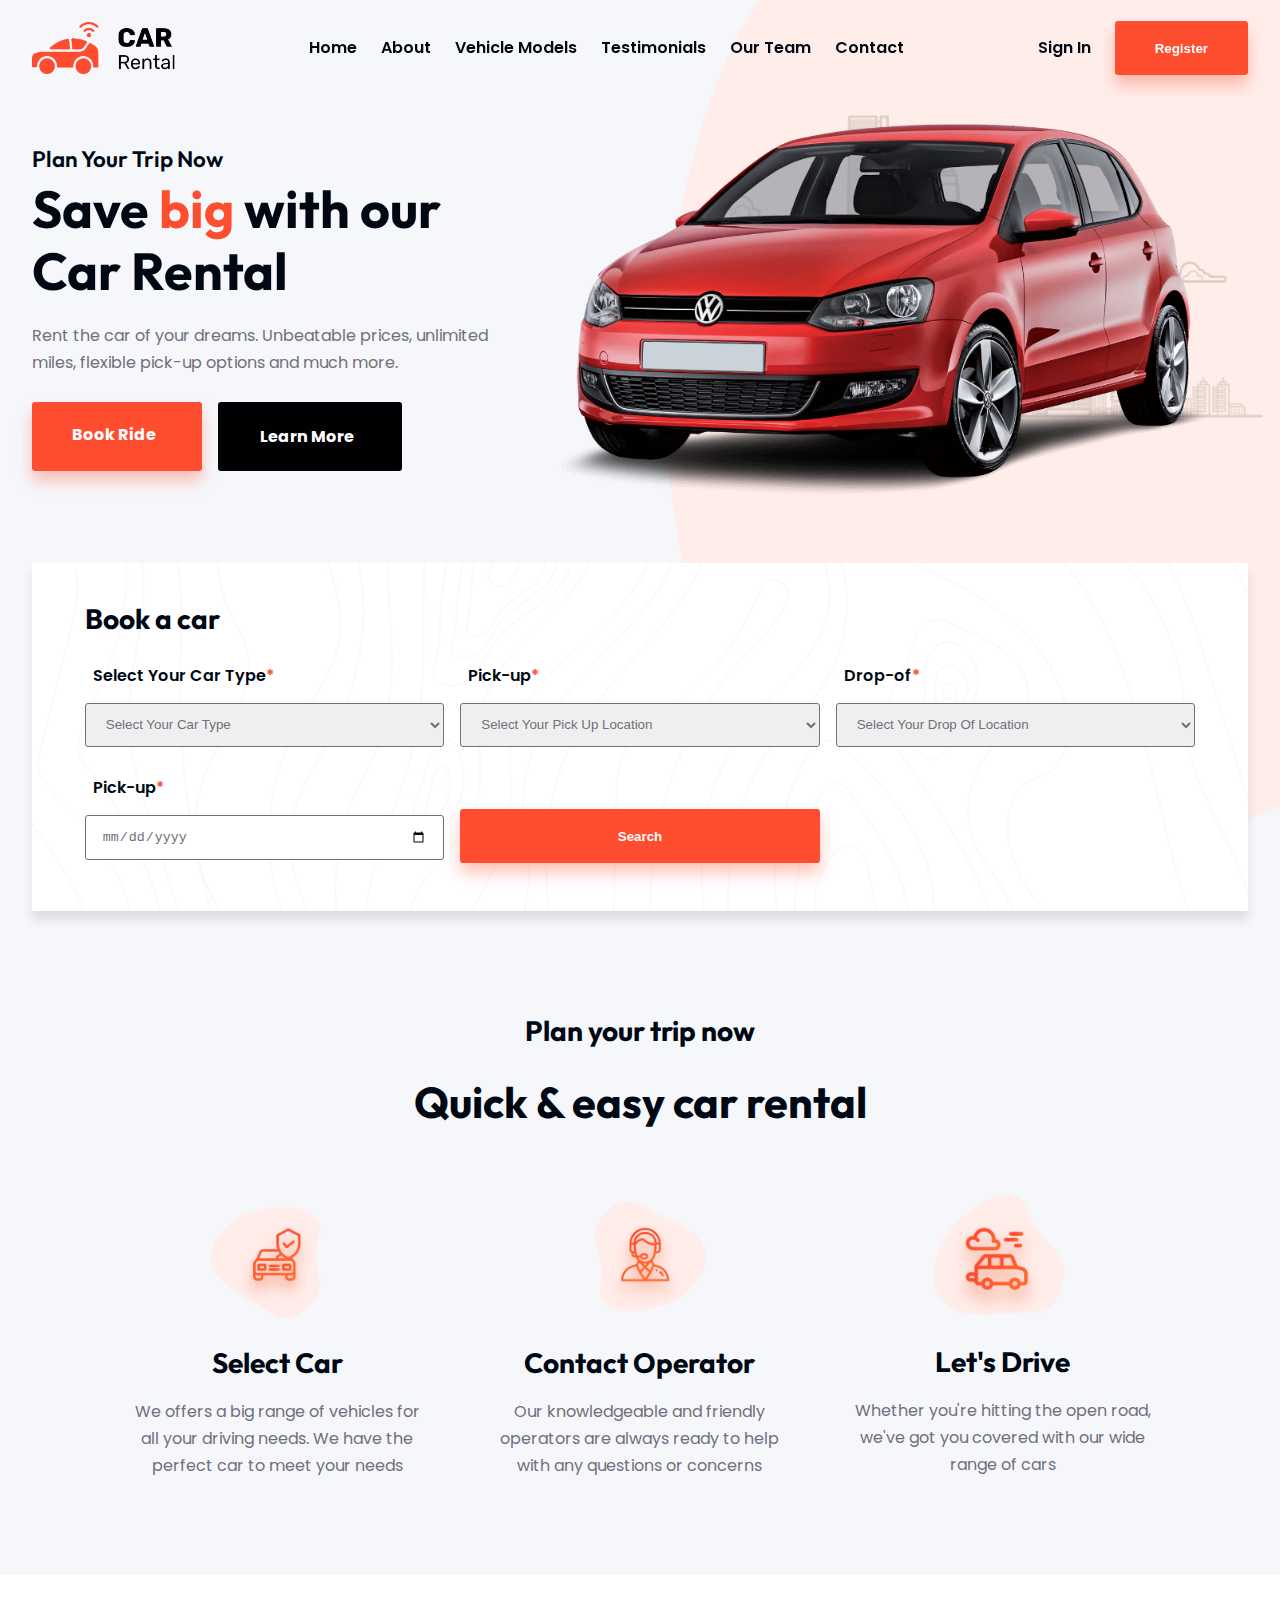
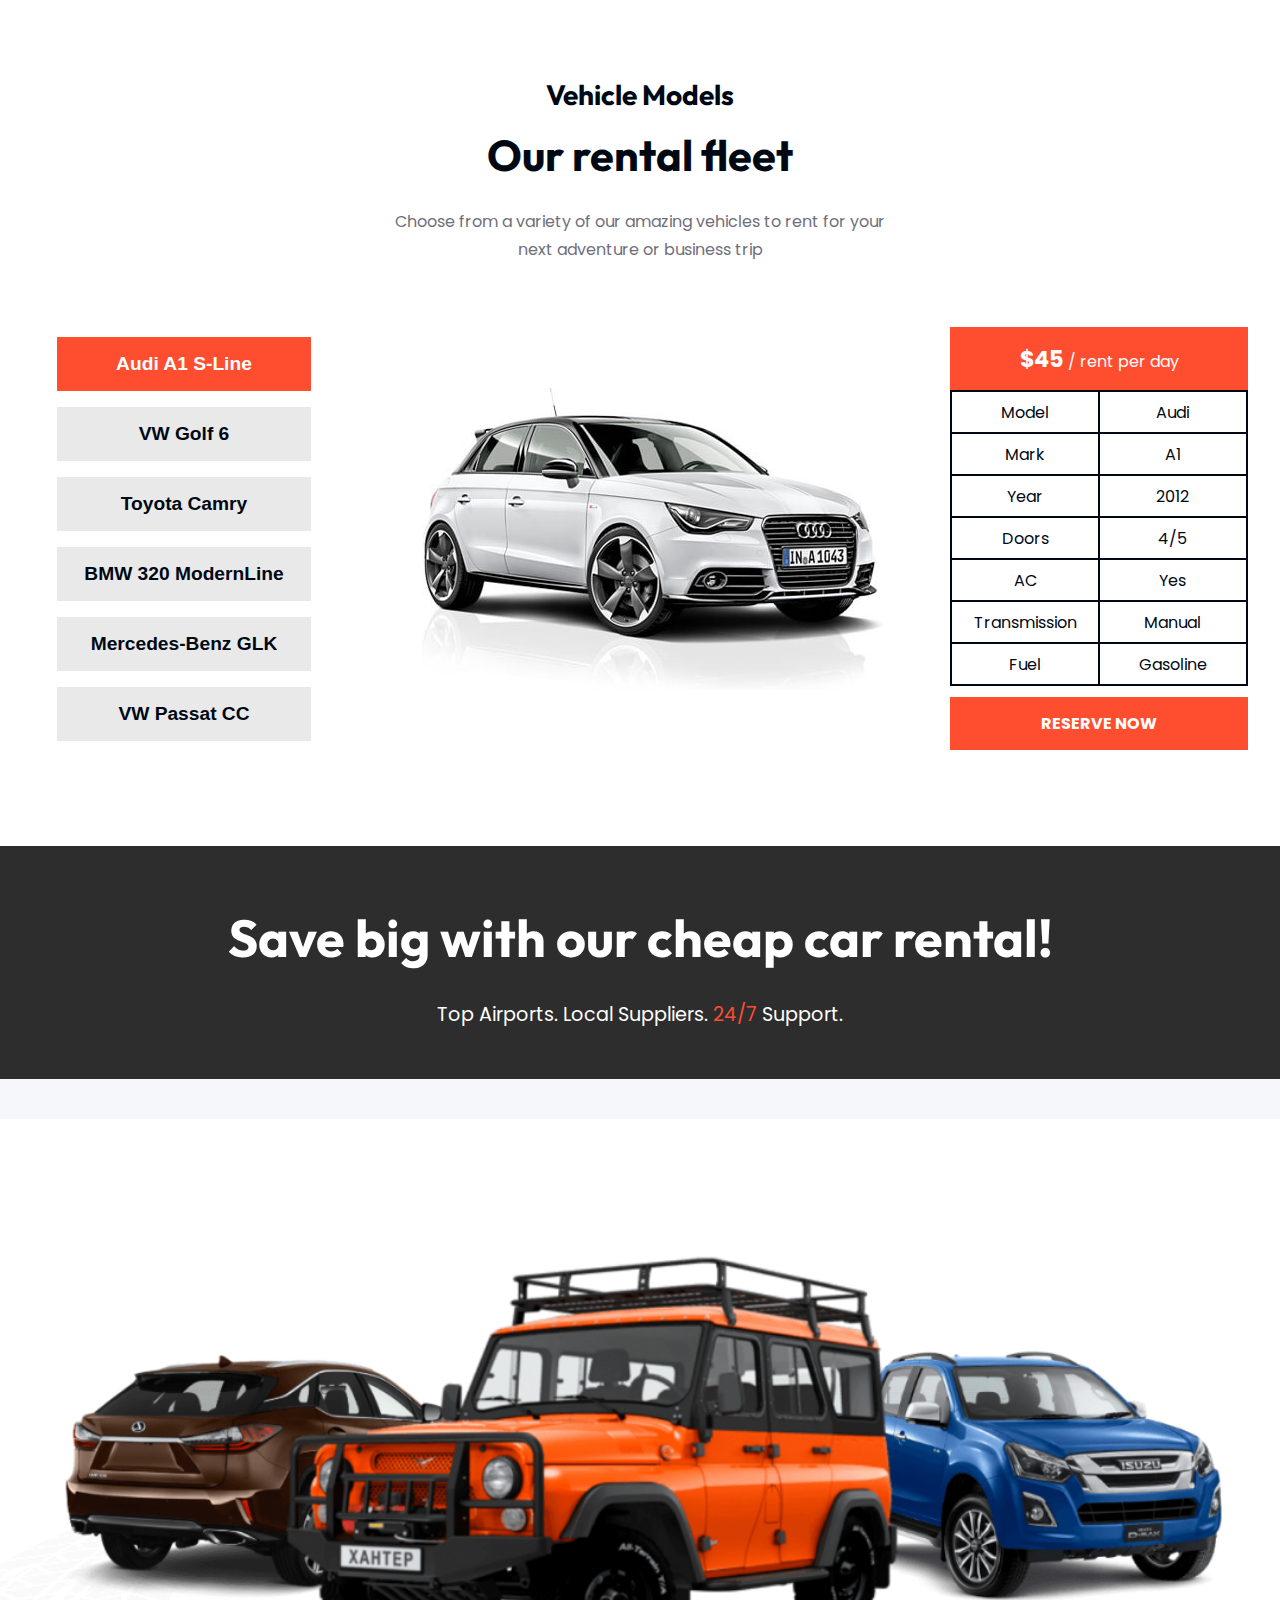
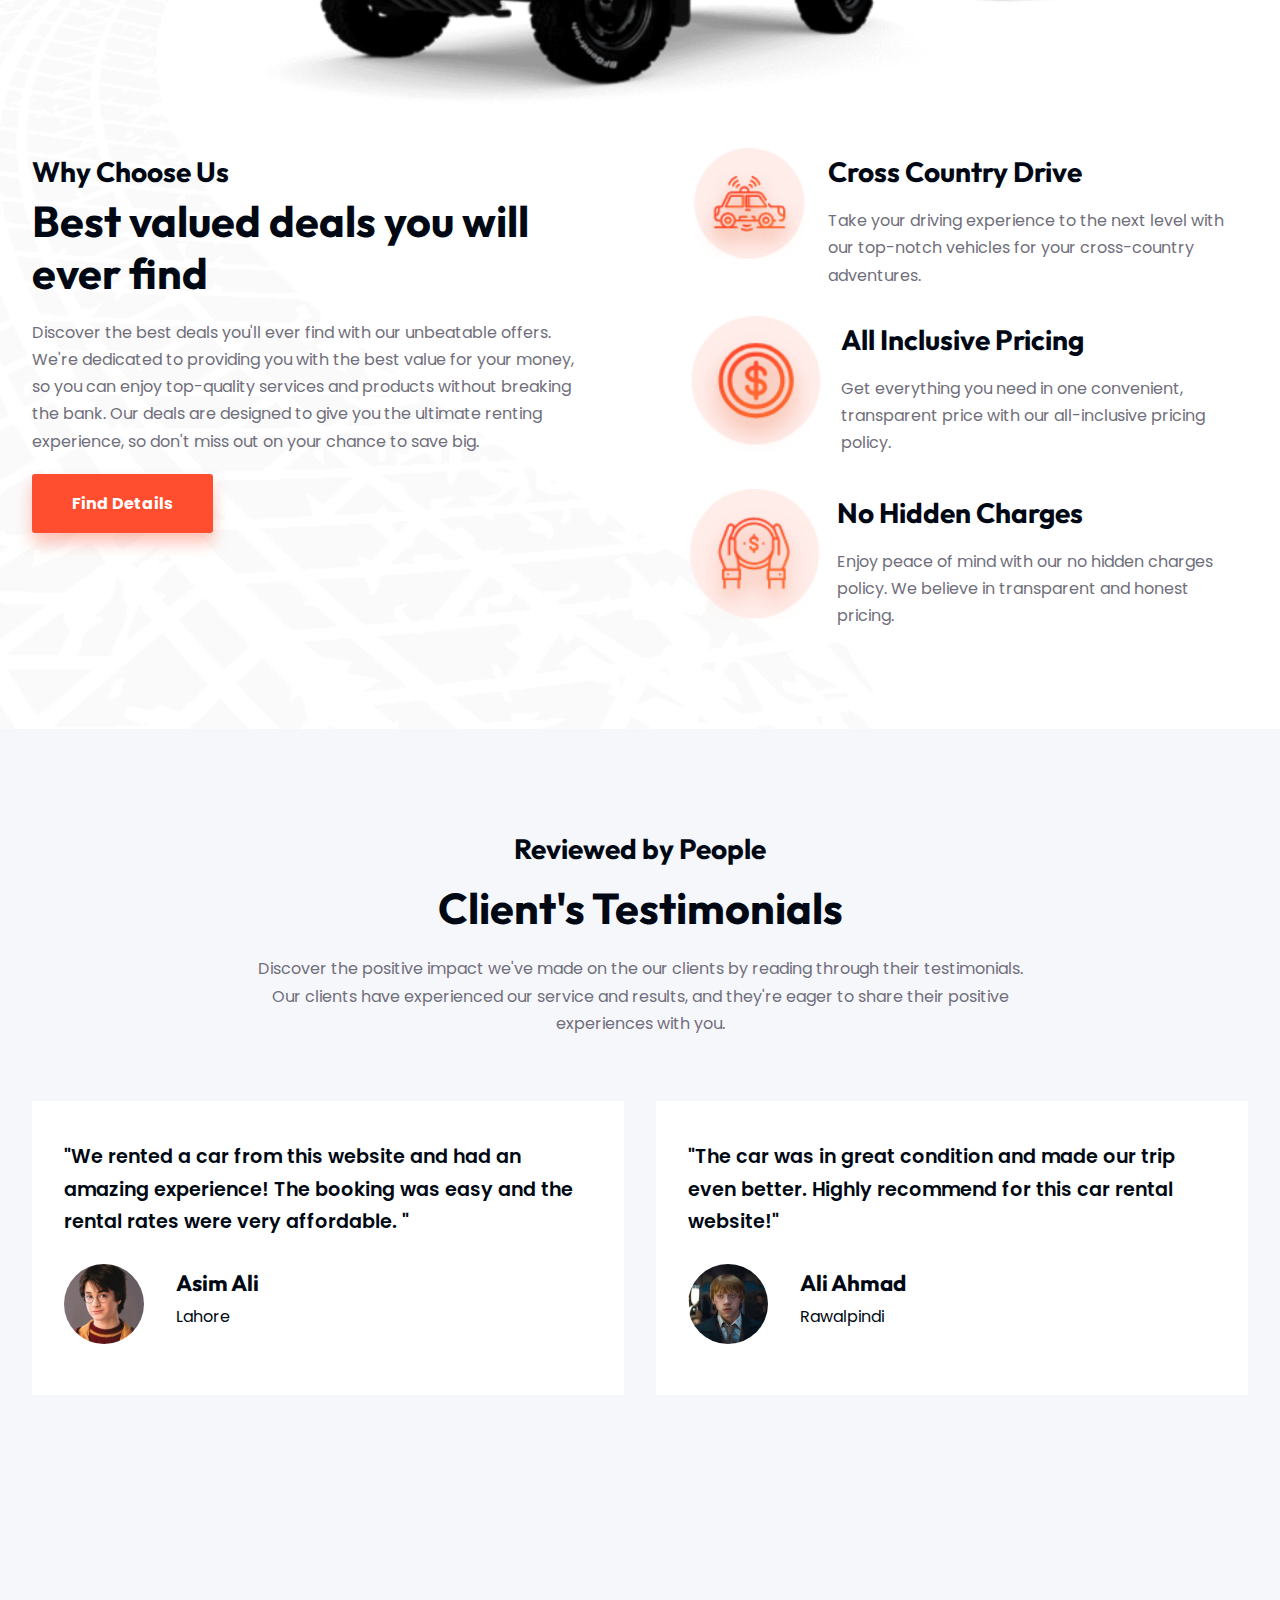
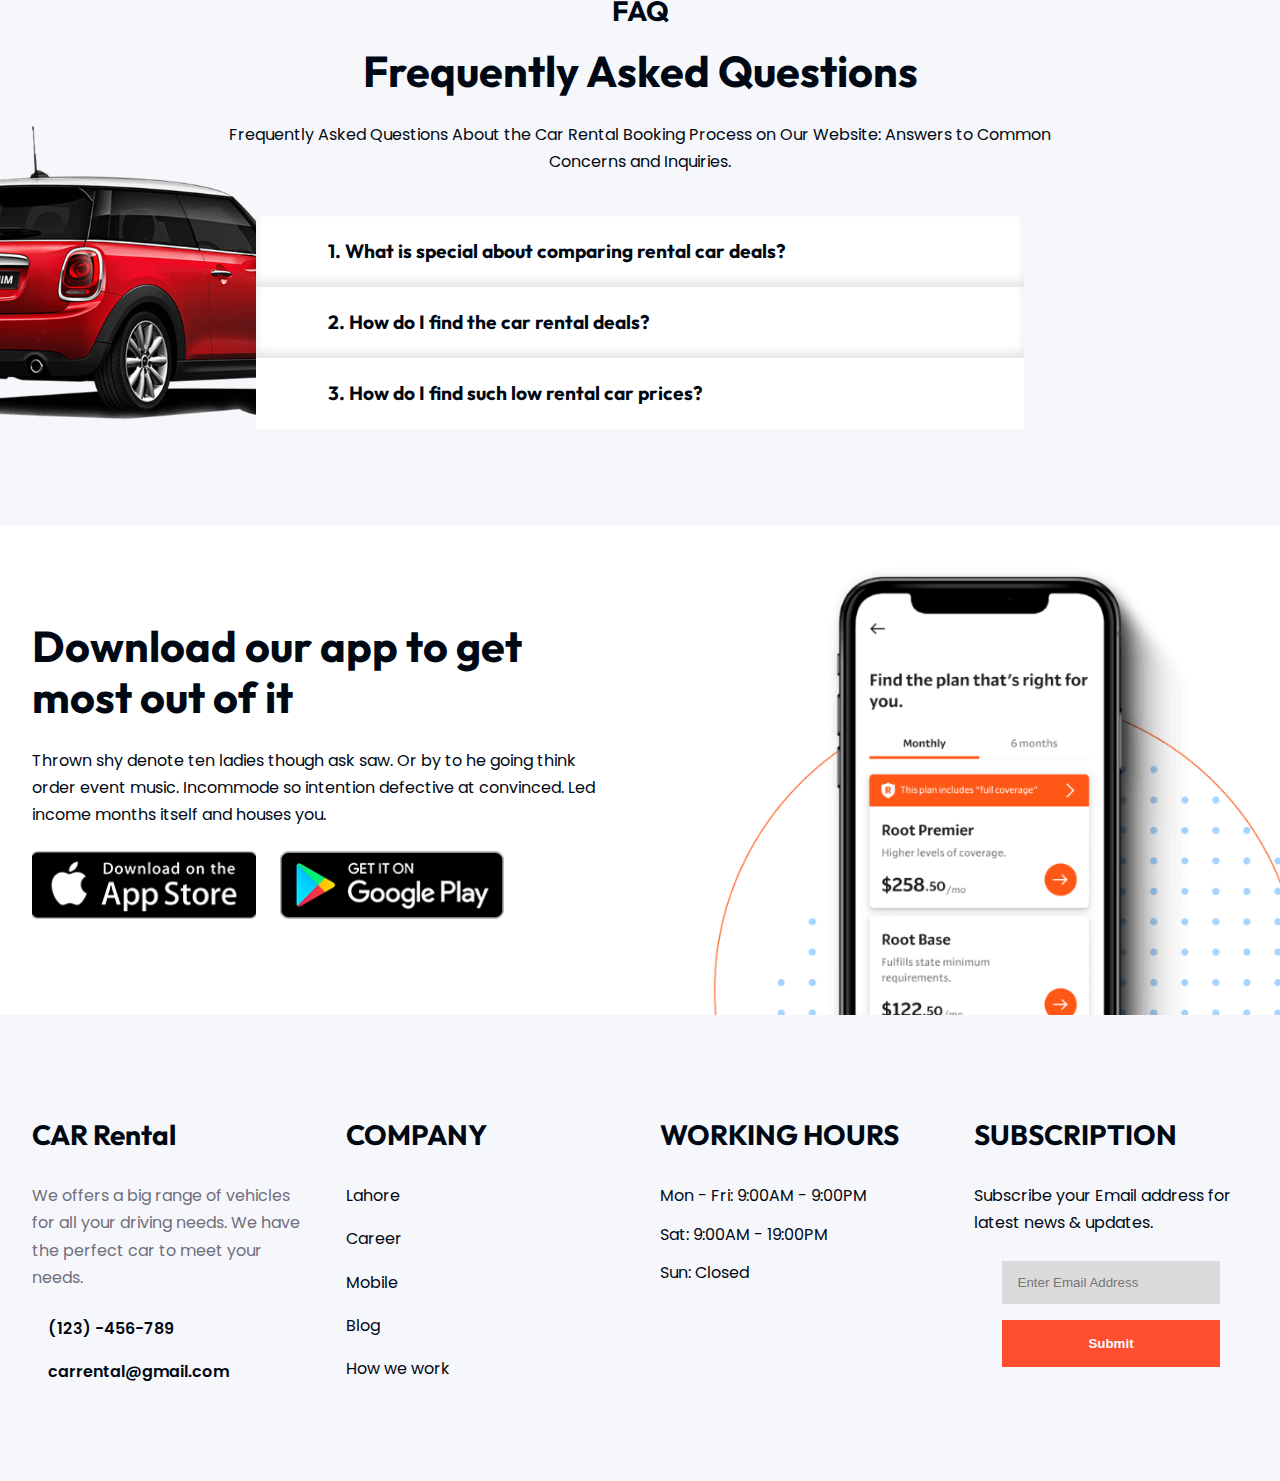
<file: index.html>
<!DOCTYPE html>
<html lang="en">

<head>
    <meta charset="UTF-8">
    <meta name="viewport" content="width=device-width, initial-scale=1.0">
    <link rel="stylesheet" href="https://cdnjs.cloudflare.com/ajax/libs/font-awesome/6.5.1/css/all.min.css"
        integrity="sha512-DTOQO9RWCH3ppGqcWaEA1BIZOC6xxalwEsw9c2QQeAIftl+Vegovlnee1c9QX4TctnWMn13TZye+giMm8e2LwA=="
        crossorigin="anonymous" referrerpolicy="no-referrer" />
    <link rel="icon" href="images/logo/rent-icon2.png">
    <link rel="stylesheet" href="Styles/style.css">
    <title>Rent A Car</title>
</head>

<body>
    <!--============= NAV ================ -->
    <nav>
        <div class="container nav-container">
            <div class="logo">
                <img src="images/logo/logo.png" alt="">
            </div>
            <ul class="menu">
                <li><a href="#">Home</a></li>
                <li><a href="about.html">About</a></li>
                <li><a href="vehicle.html">Vehicle Models</a></li>
                <li><a href="testimonials.html">Testimonials</a></li>
                <li><a href="team.html">Our Team</a></li>
                <li><a href="contact.html">Contact</a></li>
            </ul>
            <div class="buttons">
                <a href="#">Sign In</a>
                <button class="btn">Register</button>
            </div>
            <div class="nav-buttons">
                <button id="nav-toggle-open"><i class="fa-solid fa-bars"></i></button>
                <button id="nav-toggle-close"><i class="fa-solid fa-xmark"></i></button>
            </div>
        </div>
    </nav>

    <!-- ======= Header ================ -->
    <header>
        <div class="container">
            <img src="images/hero/hero-bg.png" alt="" class="bg-shape">
            <div class="header-container">
                <div class="header-left">
                    <h4>Plan Your Trip Now</h4>
                    <h1>Save <span>big</span> with our <br> Car Rental</h1>
                    <p>Rent the car of your dreams. Unbeatable prices, unlimited miles, flexible pick-up options and
                        much
                        more.</p>
                    <div class="header-btns">
                        <a href="#book" class="btn">Book Ride <i class="fa-regular fa-circle-check"></i></a>
                        <a href="#" class="btn primary">Learn More <i class="fa-solid fa-angle-right"></i></a>
                    </div>
                </div>
                <div class="header-right">
                    <img src="images/hero/main-car.png">
                </div>
            </div>
            <div class="header-book" id="book">
                <h3>Book a car</h3>
                <form action="booking.html" method="GET">
                    <div class="form-group">
                        <label for="car type"><i class="fa-solid fa-car"></i>Select Your Car Type<span>*</span></label>
                        <select name="car" id="car">
                            <option value="car" selected>Select Your Car Type</option>
                            <option value="Audi A1 S-Line">Audi A1 S-Line</option>
                            <option value="VW Golf 6">VW Golf 6</option>
                            <option value="Toyota Camry">Toyota Camry</option>
                            <option value="BMW 320 ModernLine">BMW 320 ModernLine</option>
                            <option value="Mercedes-Benz GLK">Mercedes-Benz GLK</option>
                            <option value="VW Passat CC">VW Passat CC</option>
                        </select>
                    </div>
                    <div class="form-group">
                        <label for="Pick Up"><i class="fa-solid fa-location-dot"></i>Pick-up<span>*</span></label>
                        <select name="location" id="pickupLocation">
                            <option value="Select Your Pick Up Location" selected>Select Your Pick Up Location</option>
                            <option value="Lahore">Lahore</option>
                            <option value="Skardu">Skardu</option>
                            <option value="Sialkot">Sialkot</option>
                            <option value="Islamabad">Islamabad</option>
                            <option value="Rawalpindi">Rawalpindi</option>
                        </select>
                    </div>
                    <div class="form-group">
                        <label for="Drop-Of"><i class="fa-solid fa-location-dot"></i>Drop-of<span>*</span></label>
                        <select name="drop-off" id="dropoffLocation">
                            <option value="Select Your Pick Up Location" selected>Select Your Drop Of Location</option>
                            <option value="Lahore">Lahore</option>
                            <option value="Skardu">Skardu</option>
                            <option value="Sialkot">Sialkot</option>
                            <option value="Islamabad">Islamabad</option>
                            <option value="Rawalpindi">Rawalpindi</option>
                        </select>
                    </div>
                    <div class="form-group">
                        <label for="Pick Up"><i class="fa-regular fa-calendar"></i>Pick-up<span>*</span></label>
                        <input type="date" name="date" id="pickupDate">
                    </div>
                    <div class="form-group">
                        <label for="btn">Button</label>
                        <button class="btn" type="submit">Search</button>
                    </div>
                </form>
            </div>
        </div>
    </header>

    <!-- ============  Plan Trip ================ -->
    <section class="trip">
        <div class="section-header">
            <h3>Plan your trip now</h3>
            <h1>Quick & easy car rental</h1>
        </div>
        <div class="container trip-container">
            <div class="trip">
                <img src="images/plan/icon1.png" alt="" class="trip-img">
                <h3>Select Car</h3>
                <p>We offers a big range of vehicles for all your driving needs. We have the perfect car to meet your
                    needs</p>
            </div>
            <div class="trip">
                <img src="images/plan/icon2.png" alt="" class="trip-img">
                <h3>Contact Operator</h3>
                <p>Our knowledgeable and friendly operators are always ready to help with any questions or concerns</p>
            </div>
            <div class="trip">
                <img src="images/plan/icon3.png" alt="" class="trip-img">
                <h3>Let's Drive</h3>
                <p>Whether you're hitting the open road, we've got you covered with our wide range of cars</p>
            </div>
        </div>

    </section>

    <!--============= Rental Fleet Section =============== -->
    <section class="rental">
        <div class="section-header">
            <h3>Vehicle Models</h3>
            <h1>Our rental fleet</h1>
            <p>Choose from a variety of our amazing vehicles to rent for your next adventure or business trip</p>
        </div>
        <div class="container rental-container">
            <div class="car-buttons">
                <button id="audiBtn" class="carBtn active">Audi A1 S-Line</button>
                <button id="golfBtn" class="carBtn">VW Golf 6</button>
                <button id="camryBtn" class="carBtn">Toyota Camry</button>
                <button id="bmwBtn" class="carBtn">BMW 320 ModernLine</button>
                <button id="glkBtn" class="carBtn">Mercedes-Benz GLK</button>
                <button id="passatBtn" class="carBtn">VW Passat CC</button>
            </div>
            <div class="rentalFleet">
                <div class="rental-image"></div>
                <div class="rental-table"></div>
            </div>
        </div>
    </section>

    <div class="cheap">
        <div class="section-header">
            <h1>Save big with our cheap car rental!</h1>
            <p>Top Airports. Local Suppliers. <span>24/7</span> Support.</p>
        </div>
    </div>

    <!-- =========== Why Choose Us section =========== -->
    <section class="choose-us">
        <div class="container">
            <img src="images/chooseUs/main.png" alt="" class="choose-img">
            <div class="choose-container">
                <div class="choose-left">
                    <h3>Why Choose Us</h3>
                    <h1>Best valued deals you will ever find</h1>
                    <p>Discover the best deals you'll ever find with our unbeatable offers. We're dedicated to providing
                        you with the best value for your money, so you can enjoy top-quality services and products
                        without breaking the bank. Our deals are designed to give you the ultimate renting experience,
                        so don't miss out on your chance to save big.</p>
                    <a href="#" class="btn">Find Details <i class="fa-solid fa-angle-right"></i></a>
                </div>
                <div class="choose-right">
                    <div class="choose-info">
                        <div class="choose-info-img">
                            <img src="images/chooseUs/icon1.png" alt="">
                        </div>
                        <div class="choose-description">
                            <h3>Cross Country Drive</h3>
                            <p>Take your driving experience to the next level with our top-notch vehicles for your
                                cross-country adventures.</p>
                        </div>
                    </div>
                    <div class="choose-info">
                        <div class="choose-info-img">
                            <img src="images/chooseUs/icon2.png" alt="">
                        </div>
                        <div class="choose-description">
                            <h3>All Inclusive Pricing</h3>
                            <p>Get everything you need in one convenient, transparent price with our all-inclusive
                                pricing policy.</p>
                        </div>
                    </div>
                    <div class="choose-info">
                        <div class="choose-info-img">
                            <img src="images/chooseUs/icon3.png" alt="">
                        </div>
                        <div class="choose-description">
                            <h3>No Hidden Charges</h3>
                            <p>Enjoy peace of mind with our no hidden charges policy. We believe in transparent and
                                honest pricing.</p>
                        </div>
                    </div>
                </div>
            </div>
        </div>
    </section>

    <!-- =========== Testimonials ============== -->
    <section class="testimonials">
        <div class="section-header">
            <h3>Reviewed by People</h3>
            <h1>Client's Testimonials</h1>
            <p>Discover the positive impact we've made on the our clients by reading through their testimonials. Our
                clients have experienced our service and results, and they're eager to share their positive experiences
                with you.</p>
        </div>
        <div class="container testimonials-container">
            <div class="testimonial">
                <p>"We rented a car from this website and had an amazing experience! The booking was easy and the rental
                    rates were very affordable. "</p>
                <div class="testimonial-info">
                    <div class="testimonial-avatar-info">
                        <img src="images/testimonials/pfp1.jpg" class="client-img">
                        <div class="client-info">
                            <div>
                                <h4>Asim Ali</h4>
                                <p>Lahore</p>
                            </div>
                            <i class="fa-solid fa-quote-right"></i>
                        </div>
                    </div>
                </div>
            </div>
            <div class="testimonial">
                <p>"The car was in great condition and made our trip even better. Highly recommend for this car rental
                    website!"</p>
                <div class="testimonial-info">
                    <div class="testimonial-avatar-info">
                        <img src="images/testimonials/pfp2.jpg" class="client-img">
                        <div class="client-info">
                            <div>
                                <h4>Ali Ahmad</h4>
                                <p>Rawalpindi</p>
                            </div>
                            <i class="fa-solid fa-quote-right"></i>
                        </div>
                    </div>
                </div>
            </div>
        </div>
    </section>

    <!-- ========= FAQ ============= -->
    <section class="faq">
        <div class="section-header">
            <h3>FAQ</h3>
            <h1>Frequently Asked Questions</h1>
            <p>Frequently Asked Questions About the Car Rental Booking Process on Our Website: Answers to Common
                Concerns and Inquiries.</p>
        </div>
        <div class="faq-container">
            <div class="question">
                <div class="question-title">
                    <h4>1. What is special about comparing rental car deals?</h4>
                    <i class="fa-solid fa-angle-down"></i>
                </div>
                <div class="answer">
                    <p>Comparing rental car deals is important as it helps find the best deal that fits your budget and
                        requirements, ensuring you get the most value for your money. By comparing various options, you
                        can find deals that offer lower prices, additional services, or better car models. You can find
                        car rental deals by researching online and comparing prices from different rental companies.</p>
                </div>
            </div>
            <div class="question">
                <div class="question-title">
                    <h4>2. How do I find the car rental deals?</h4>
                    <i class="fa-solid fa-angle-down"></i>
                </div>
                <div class="answer">
                    <p>You can find car rental deals by researching online and comparing prices from different rental
                        companies. Websites such as Expedia, Kayak, and Travelocity allow you to compare prices and view
                        available rental options. It is also recommended to sign up for email newsletters and follow
                        rental car companies on social media to be informed of any special deals or promotions.</p>
                </div>
            </div>
            <div class="question">
                <div class="question-title">
                    <h4>3. How do I find such low rental car prices?</h4>
                    <i class="fa-solid fa-angle-down"></i>
                </div>
                <div class="answer">
                    <p>Book in advance: Booking your rental car ahead of time can often result in lower prices. Compare
                        prices from multiple companies: Use websites like Kayak, Expedia, or Travelocity to compare
                        prices from multiple rental car companies. Look for discount codes and coupons: Search for
                        discount codes and coupons that you can use to lower the rental price. Renting from an
                        off-airport location can sometimes result in lower prices.</p>
                </div>
            </div>
        </div>
    </section>

    <!-- ========== Download =========== -->
    <div class="download">
        <div class="download-container">
            <div class="download-left">
                <h1>Download our app to get most out of it</h1>
                <p>Thrown shy denote ten ladies though ask saw. Or by to he going think order event music. Incommode so
                    intention defective at convinced. Led income months itself and houses you.</p>
                <div class="download-img">
                    <img src="images/download/appstore.svg" alt="">
                    <img src="images/download/googleapp.svg" alt="">
                </div>
            </div>
        </div>
    </div>

    <!-- ========== Footer ============ -->
    <footer>
        <div class="container footer-container">
            <div class="footer-content">
                <h3>CAR Rental</h3>
                <p>We offers a big range of vehicles for all your driving needs. We have the perfect car to meet your
                    needs.</p>
                <div class="car-info">
                    <div class="info">
                        <i class="fa-solid fa-phone"></i>
                        <p>(123) -456-789</p>
                    </div>
                    <div class="info">
                        <i class="fa-regular fa-envelope"></i>
                        <p>carrental@gmail.com</p>

                    </div>
                </div>
            </div>
            <div class="company">
                <h3>COMPANY</h3>
                <ul class="links">
                    <a href="#">Lahore</a>
                    <a href="#">Career</a>
                    <a href="#">Mobile</a>
                    <a href="#">Blog</a>
                    <a href="#">How we work</a>
                </ul>
            </div>
            <div class="working-hours">
                <h3>WORKING HOURS</h3>
                <div class="hours">
                    <p>Mon - Fri: 9:00AM - 9:00PM</p>
                    <p>Sat: 9:00AM - 19:00PM</p>
                    <p>Sun: Closed</p>
                </div>
            </div>
            <div class="subscription">
                <h3>SUBSCRIPTION</h3>
                <p>Subscribe your Email address for latest news & updates.</p>
                <form action="#">
                    <input type="email" name="Email" placeholder="Enter Email Address">
                    <button type="submit" class="btn">Submit</button>
                </form>
            </div>
        </div>
    </footer>


    <script src="Scripts/nav.js"></script>
    <script src="Scripts/script.js"></script>
</body>

</html>
</file>
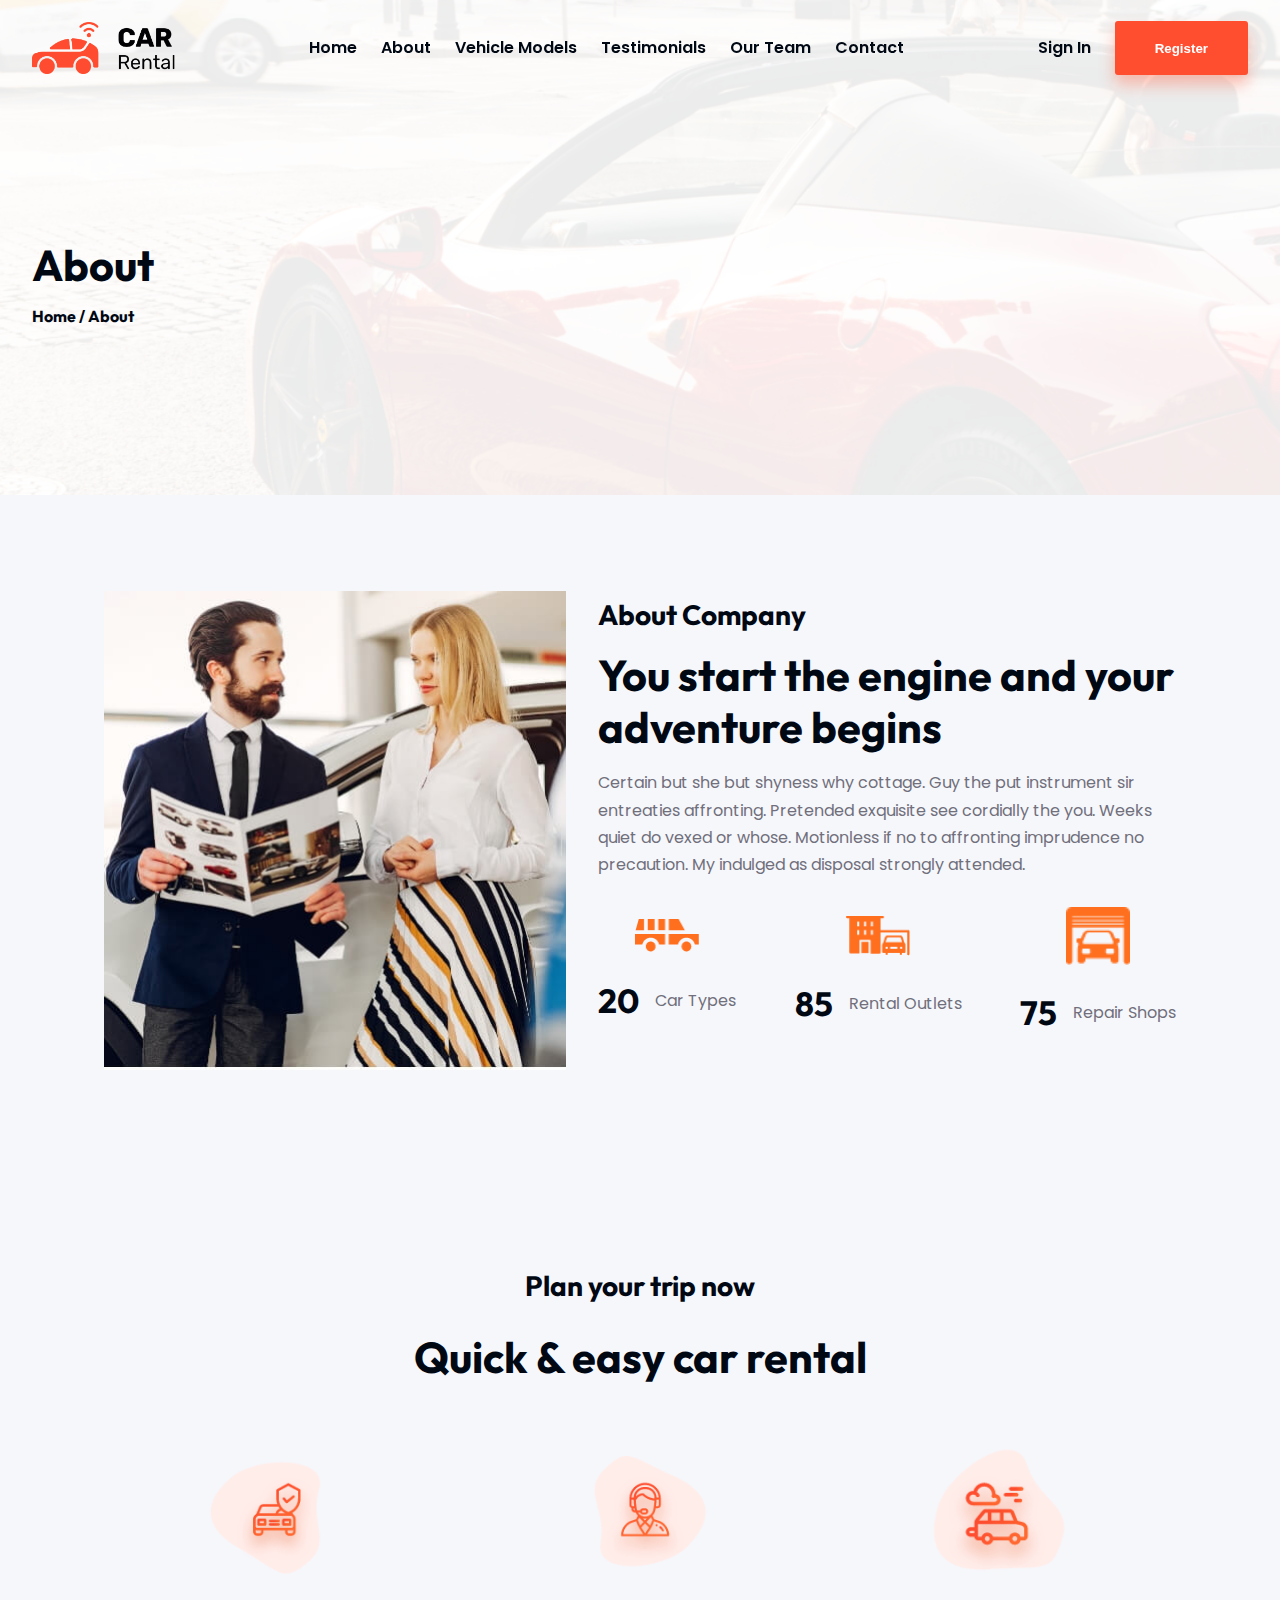
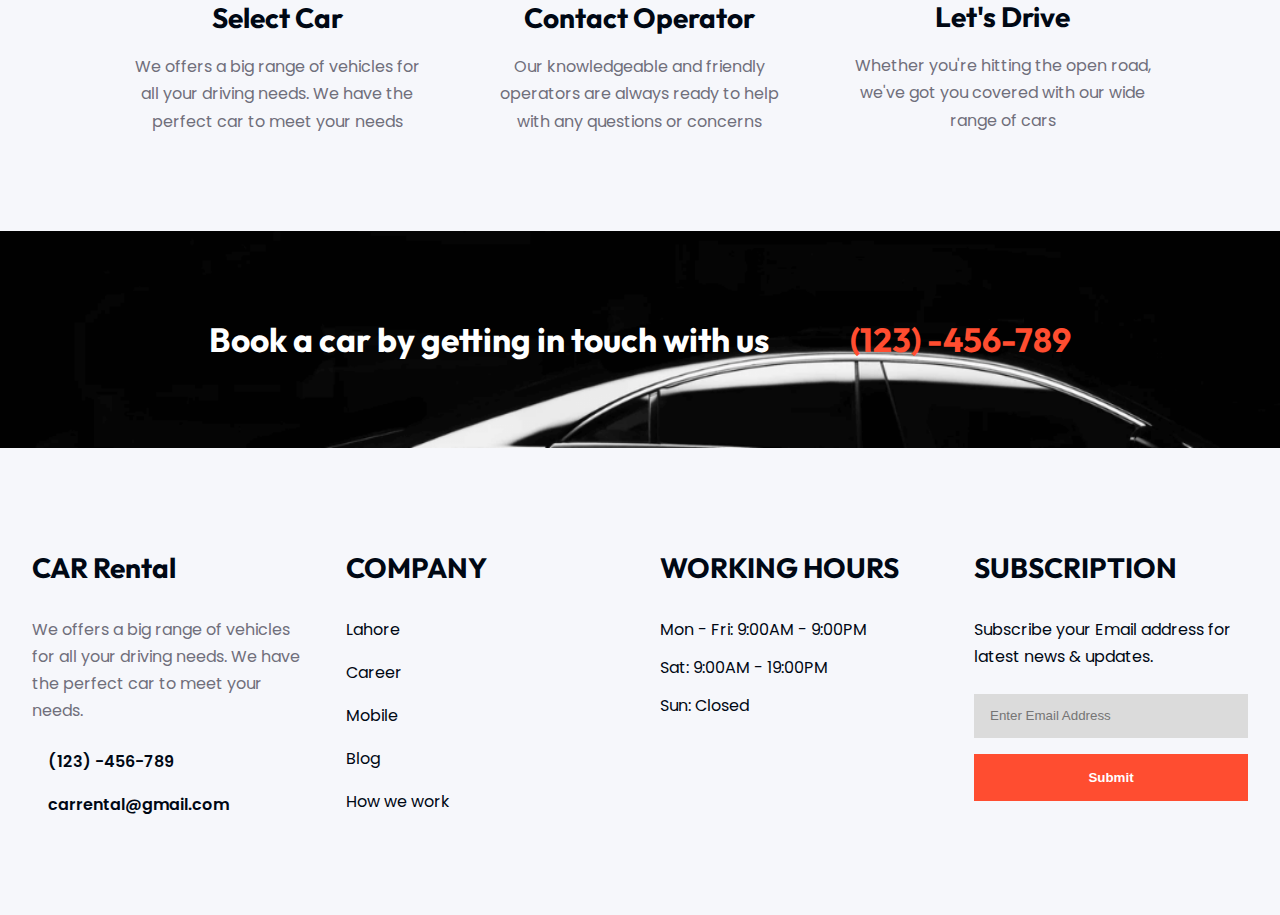
<file: about.html>
<!DOCTYPE html>
<html lang="en">

<head>
    <meta charset="UTF-8">
    <meta name="viewport" content="width=device-width, initial-scale=1.0">
    <link rel="stylesheet" href="https://cdnjs.cloudflare.com/ajax/libs/font-awesome/6.5.1/css/all.min.css"
    integrity="sha512-DTOQO9RWCH3ppGqcWaEA1BIZOC6xxalwEsw9c2QQeAIftl+Vegovlnee1c9QX4TctnWMn13TZye+giMm8e2LwA=="
    crossorigin="anonymous" referrerpolicy="no-referrer" />
    <link rel="icon" href="/images/logo/rent-icon2.png">
    <link rel="stylesheet" href="Styles/About Styles/aboutStyles.css">
    <title>Rent A Car</title>
</head>

<body>
    <!--============= NAV ================ -->
    <nav>
        <div class="container nav-container">
            <div class="logo">
                <img src="images/logo/logo.png" alt="">
            </div>
            <ul class="menu">
                <li><a href="index.html">Home</a></li>
                <li><a href="#">About</a></li>
                <li><a href="vehicle.html">Vehicle Models</a></li>
                <li><a href="testimonials.html">Testimonials</a></li>
                <li><a href="team.html">Our Team</a></li>
                <li><a href="contact.html">Contact</a></li>
            </ul>
            <div class="buttons">
                <a href="#">Sign In</a>
                <button class="btn">Register</button>
            </div>
            <div class="nav-buttons">
                <button id="nav-toggle-open"><i class="fa-solid fa-bars"></i></button>
                <button id="nav-toggle-close"><i class="fa-solid fa-xmark"></i></button>
            </div>
        </div>
    </nav>

    <!-- =============== About Hero Page =======-->
    <div class="hero">
        <div class="hero-overlay"></div>
            <div class="container">
                <div class="text">
                    <h1>About</h1>
                    <h4>Home / About</h4>
                </div>
            </div>
        
    </div>

    <!-- ============ About Section ============= -->
    <section class="about">
        <div class="container about-container">
            <div class="about-left">
                <div class="about-left">
                    <img src="images/about/about-main.jpg" alt="">
                </div>
            </div>
            <div class="about-right">
                <h3>About Company</h3>
                <h1>You start the engine and your adventure begins</h1>
                <p>Certain but she but shyness why cottage. Guy the put instrument sir entreaties affronting. Pretended
                    exquisite see cordially the you. Weeks quiet do vexed or whose. Motionless if no to affronting
                    imprudence no precaution. My indulged as disposal strongly attended.</p>
                <div class="about-content">
                    <div class="content">
                        <img src="images/about/icon1.png" alt="" class="about-img">
                        <div>
                            <h2>20</h2>
                            <p>Car Types</p>
                        </div>
                    </div>
                    <div class="content">
                        <img src="images/about/icon2.png" alt="" class="about-img">
                        <div>
                            <h2>85</h2>
                            <p>Rental Outlets</p>
                        </div>
                    </div>
                    <div class="content">
                        <img src="images/about/icon3.png" alt="" class="about-img">
                        <div>
                            <h2>75</h2>
                            <p>Repair Shops</p>
                        </div>
                    </div>
                </div>
            </div>
        </div>
    </section>

    <!-- ============  Plan Trip ================ -->
    <section class="trip">
        <div class="section-header">
            <h3>Plan your trip now</h3>
            <h1>Quick & easy car rental</h1>
        </div>
        <div class="container trip-container">
            <div class="trip">
                <img src="images/plan/icon1.png" alt="" class="trip-img">
                <h3>Select Car</h3>
                <p>We offers a big range of vehicles for all your driving needs. We have the perfect car to meet your
                    needs</p>
            </div>
            <div class="trip">
                <img src="images/plan/icon2.png" alt="" class="trip-img">
                <h3>Contact Operator</h3>
                <p>Our knowledgeable and friendly operators are always ready to help with any questions or concerns</p>
            </div>
            <div class="trip">
                <img src="images/plan/icon3.png" alt="" class="trip-img">
                <h3>Let's Drive</h3>
                <p>Whether you're hitting the open road, we've got you covered with our wide range of cars</p>
            </div>
        </div>

    </section>

    <!--============= Booking div ===========-->
    <div class="book">
        <div class="book-content container">
            <h2>Book a car by getting in touch with us</h2>
            <h2><i class="fa-solid fa-phone"></i>(123) -456-789</h2>
        </div>
    </div>

    <!-- ========= Footer ============== -->
    <footer>
        <div class="container footer-container">
            <div class="footer-content">
                <h3>CAR Rental</h3>
                <p>We offers a big range of vehicles for all your driving needs. We have the perfect car to meet your needs.</p>
                <div class="car-info">
                    <div class="info">
                        <i class="fa-solid fa-phone"></i>
                        <p>(123) -456-789</p>
                    </div>
                    <div class="info">
                        <i class="fa-regular fa-envelope"></i>                     
                       <p>carrental@gmail.com</p>

                    </div>
                </div>
            </div>
            <div class="company">
                <h3>COMPANY</h3>
                <ul class="links">
                    <a href="#">Lahore</a>
                    <a href="#">Career</a>
                    <a href="#">Mobile</a>
                    <a href="#">Blog</a>
                    <a href="#">How we work</a>
                </ul>
            </div>
            <div class="working-hours">
                <h3>WORKING HOURS</h3>
                <div class="hours">
                    <p>Mon - Fri: 9:00AM - 9:00PM</p>
                    <p>Sat: 9:00AM - 19:00PM</p>
                    <p>Sun: Closed</p>
                </div>
            </div>
            <div class="subscription">
                <h3>SUBSCRIPTION</h3>
                <p>Subscribe your Email address for latest news & updates.</p>
                <form action="#">
                    <input type="email" name="Email" placeholder="Enter Email Address">
                    <button type="submit" class="btn">Submit</button>
                </form>
            </div>
        </div>
    </footer>


    <script src="Scripts/nav.js"></script>
</body>

</html>
</file>
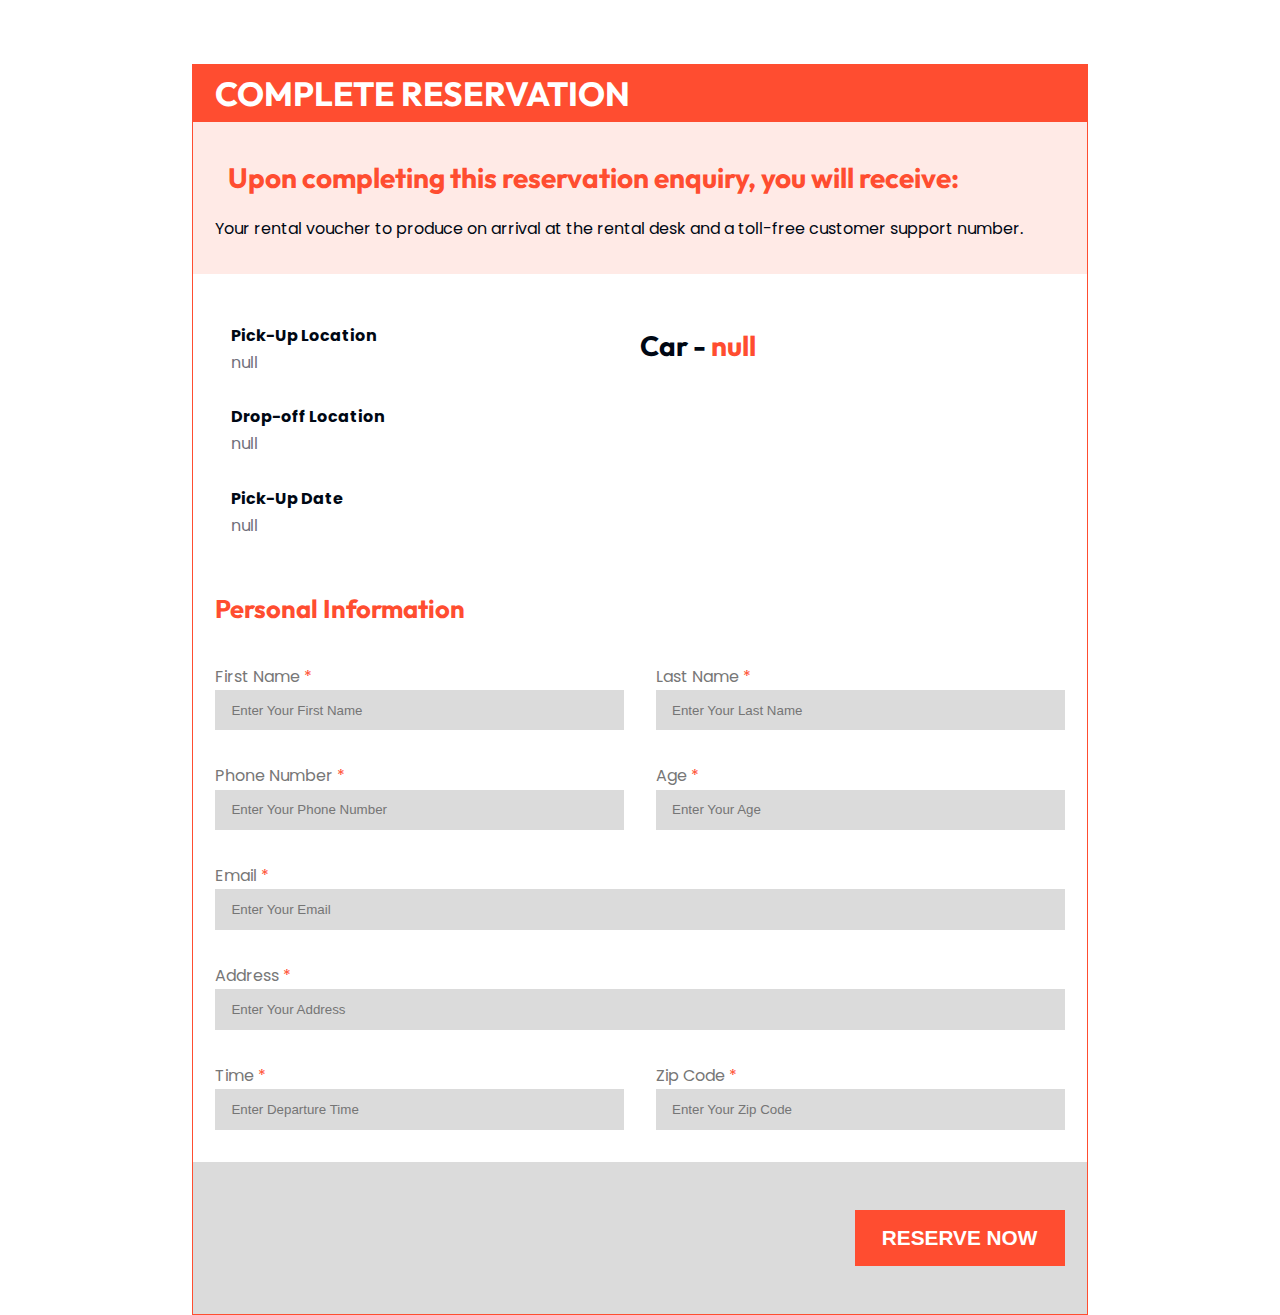
<file: booking.html>
<!DOCTYPE html>
<html lang="en">

<head>
    <meta charset="UTF-8">
    <meta name="viewport" content="width=device-width, initial-scale=1.0">
    <link rel="stylesheet" href="https://cdnjs.cloudflare.com/ajax/libs/font-awesome/6.5.1/css/all.min.css"
        integrity="sha512-DTOQO9RWCH3ppGqcWaEA1BIZOC6xxalwEsw9c2QQeAIftl+Vegovlnee1c9QX4TctnWMn13TZye+giMm8e2LwA=="
        crossorigin="anonymous" referrerpolicy="no-referrer" />
        <link rel="icon" href="images/logo/rent-icon2.png">
    <link rel="stylesheet" href="Styles/booking.css">
    <title>Rent A Car</title>
</head>

<body>
    <div class="booking-container">
        <div class="booking-info">
            <h2>COMPLETE RESERVATION</h2>
            <div class="booking-message">
                <h3><i class="fa-solid fa-circle-exclamation"></i>Upon completing this reservation enquiry, you will
                    receive:</h3>
                <p>Your rental voucher to produce on arrival at the rental desk and a toll-free customer support number.
                </p>
            </div>
        </div>
        <div class="booking">
            <div class="content">
                <div id="displayPickup"></div>
                <div id="displayDropoff"></div>
                <div id="displayDate"></div>
            </div>
            <div id="displayCar">
            </div>
        </div>
        <h4>Personal Information</h4>
        <form action="https://formsubmit.co/f3876a86f7340e0aa6626e2976440064" method="POST">
            <div class="form-container">
                <div class="form-group">
                    <label for="name">First Name <span>*</span></label>
                    <input type="text" name="first name" placeholder="Enter Your First Name" required>
                </div>
                <div class="form-group">
                    <label for="name">Last Name <span>*</span></label>
                    <input type="text" name="last name" placeholder="Enter Your Last Name" required>
                </div>
                <div class="form-group">
                    <label for="phone">Phone Number <span>*</span></label>
                    <input type="number" name="phone" placeholder="Enter Your Phone Number" required>
                </div>
                <div class="form-group">
                    <label for="name">Age <span>*</span></label>
                    <input type="number" name="age" placeholder="Enter Your Age " required>
                </div>
            </div>
            <div class="form-fields">
                <div class="form-group">
                    <label for="email">Email <span>* </span></label>
                    <input type="email" name="email" placeholder="Enter Your Email" required>
                </div>
                <div class="form-group">
                    <label for="address">Address <span>* </span></label>
                    <input type="text" name="address" placeholder="Enter Your Address" required>
                </div>
            </div>
            <div class="form-container">
                <div class="form-group">
                    <label for="Time">Time <span>*</span></label>
                    <input type="text" name="city" placeholder="Enter Departure Time" required>
                </div>
                <div class="form-group">
                    <label for="code">Zip Code <span>*</span></label>
                    <input type="number" name="code" placeholder="Enter Your Zip Code" required>
                </div>
            </div>
            <div class="form-btn">
            <button type="submit">RESERVE NOW</button>
        </div>
        </form>
    </div>

    <script>
        document.addEventListener('DOMContentLoaded', function () {

            const urlParams = new URLSearchParams(window.location.search);
            const selectedCar = urlParams.get('car');
            const selectedPickup = urlParams.get('location');
            const selectedDropoff = urlParams.get('drop-off');
            const selectedDate = urlParams.get('date');

            // Display the retrieved data wherever needed on page2.html
            document.getElementById('displayCar').innerHTML = `<h3>Car - <span>${selectedCar}</span></h3>`;

            document.getElementById('displayPickup').innerHTML = `
            <i class="fa-solid fa-location-dot"></i>
            <div>
                Pick-Up Location <br> <span>${selectedPickup}</span>
            </div>`;

            document.getElementById('displayDropoff').innerHTML = `
            <i class="fa-solid fa-location-dot"></i>
            <div>
                Drop-off Location <br> <span>${selectedDropoff}</span>
            </div>`;

            document.getElementById('displayDate').innerHTML = `
            <i class="fa-solid fa-location-dot"></i>
            <div>
                Pick-Up Date<br> <span>${selectedDate}</span>
             </div>`;

            if (selectedCar) {
                const carImage = document.createElement('img');
                carImage.src = getCarImage(selectedCar);
                carImage.alt = selectedCar + " image";
                document.getElementById('displayCar').appendChild(carImage);
            }
        });

        // Function to get the image URL based on the selected car
        function getCarImage(carName) {
            switch (carName) {
                case 'Audi A1 S-Line':
                    return 'images/cars-big/audia1.jpg';
                case 'BMW 320 ModernLine':
                    return 'images/cars-big/bmw320.jpg';
                case 'VW Golf 6':
                    return 'images/cars-big/golf6.jpg';
                case 'Toyota Camry':
                    return 'images/cars-big/toyotacamry.jpg';
                case 'Mercedes-Benz GLK':
                    return 'images/cars-big/benz.jpg';
                case 'VW Passat CC':
                    return 'images/cars-big/passatcc.jpg';
                default:
                    return 'images/cars-big/passatcc.jpg';
            }
        }
    </script>
</body>

</html>
</file>
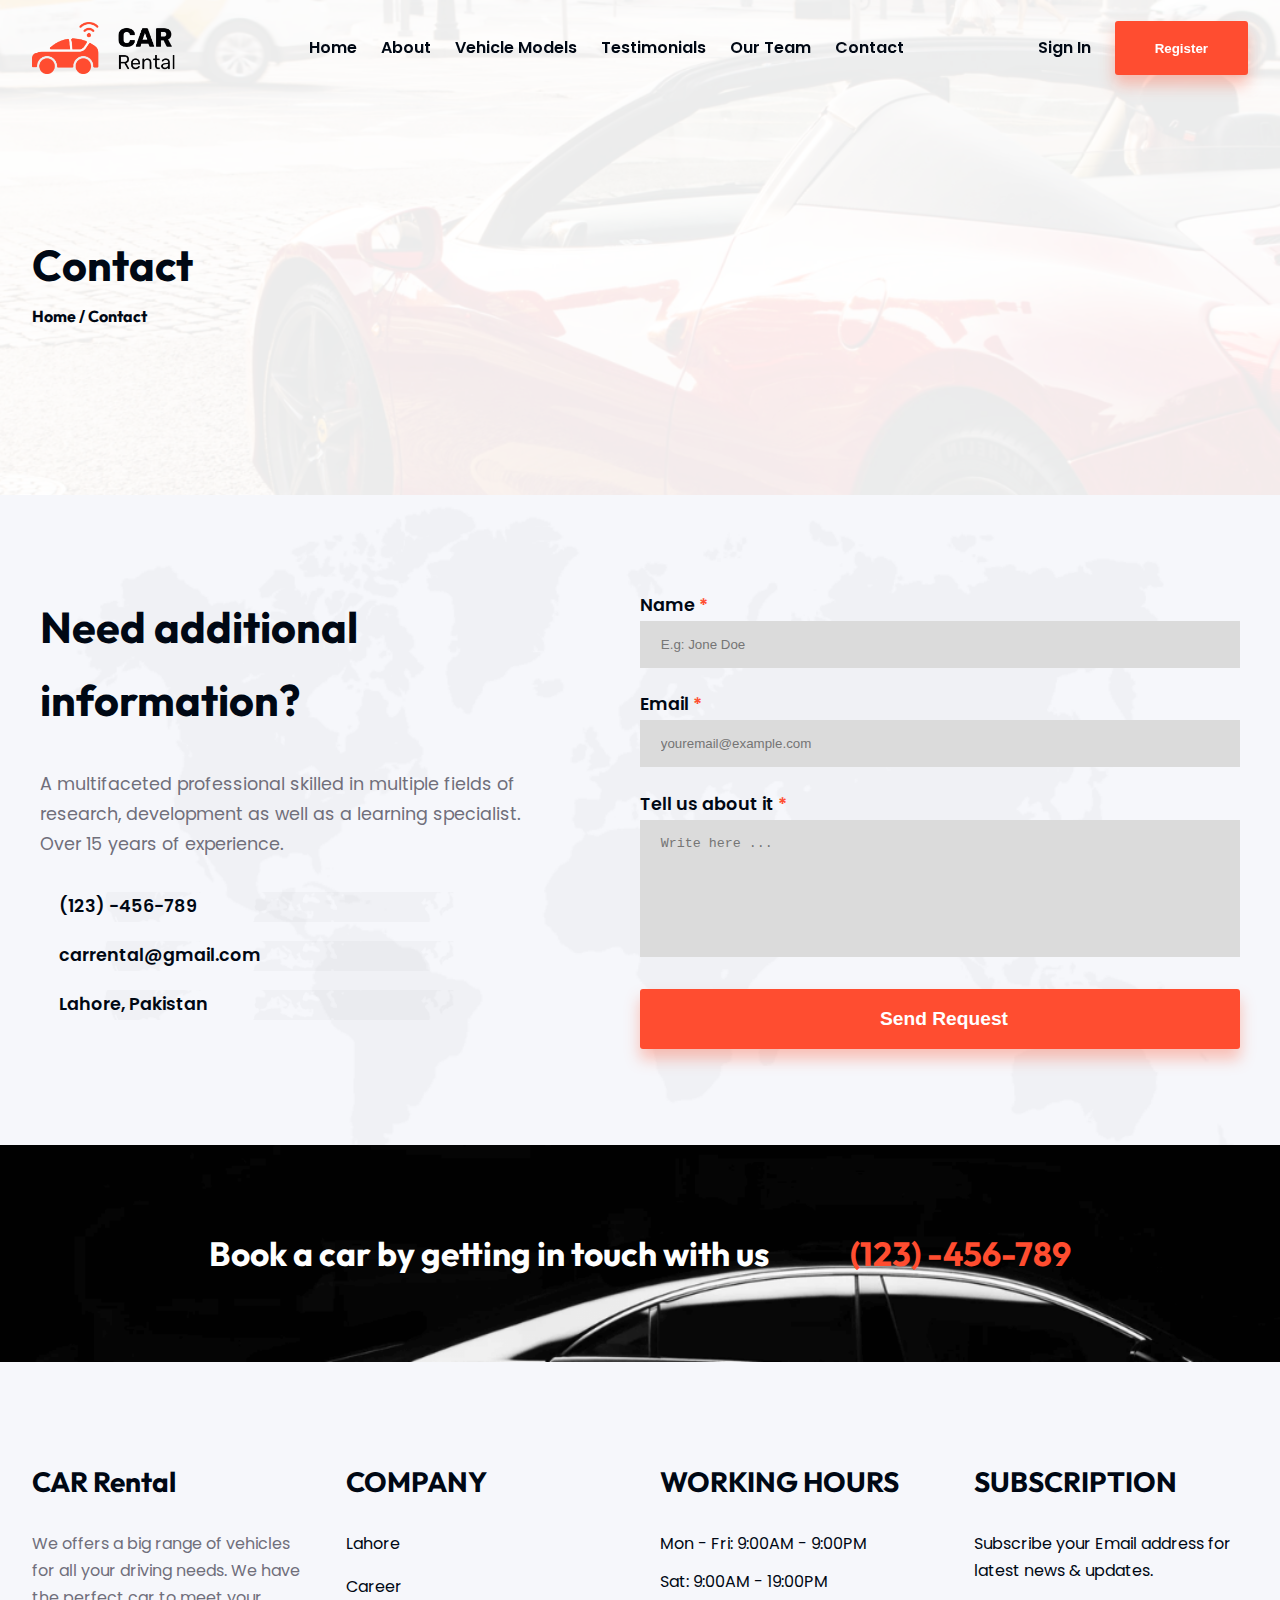
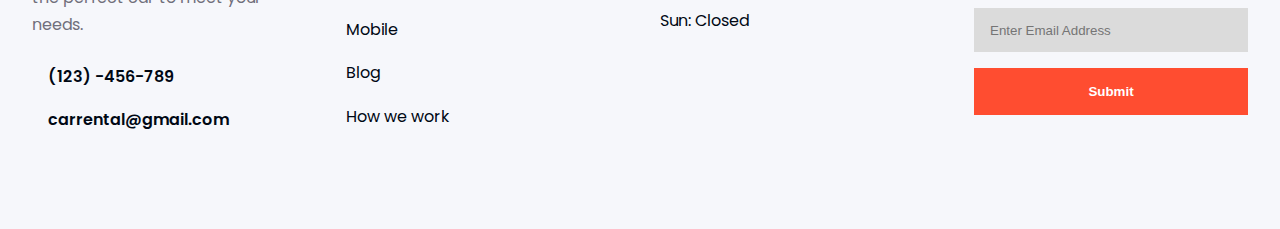
<file: contact.html>
<!DOCTYPE html>
<html lang="en">

<head>
    <meta charset="UTF-8">
    <meta name="viewport" content="width=device-width, initial-scale=1.0">
    <link rel="stylesheet" href="https://cdnjs.cloudflare.com/ajax/libs/font-awesome/6.5.1/css/all.min.css"
    integrity="sha512-DTOQO9RWCH3ppGqcWaEA1BIZOC6xxalwEsw9c2QQeAIftl+Vegovlnee1c9QX4TctnWMn13TZye+giMm8e2LwA=="
    crossorigin="anonymous" referrerpolicy="no-referrer" />
    <link rel="icon" href="images/logo/rent-icon2.png">
    <link rel="stylesheet" href="Styles/Contact Styles/contact.css">
    <title>Rent A Car</title>
</head>

<body>
    <!--============= NAV ================ -->
    <nav>
        <div class="container nav-container">
            <div class="logo">
                <img src="images/logo/logo.png" alt="">
            </div>
            <ul class="menu">
                <li><a href="index.html">Home</a></li>
                <li><a href="about.html">About</a></li>
                <li><a href="vehicle.html">Vehicle Models</a></li>
                <li><a href="testimonials.html">Testimonials</a></li>
                <li><a href="team.html">Our Team</a></li>
                <li><a href="#">Contact</a></li>
            </ul>
            <div class="buttons">
                <a href="#">Sign In</a>
                <button class="btn">Register</button>
            </div>
            <div class="nav-buttons">
                <button id="nav-toggle-open"><i class="fa-solid fa-bars"></i></button>
                <button id="nav-toggle-close"><i class="fa-solid fa-xmark"></i></button>
            </div>
        </div>
    </nav>

    <!-- =============== About Hero Page =======-->
    <div class="hero">
        <div class="hero-overlay"></div>
        <div class="container">
            <div class="text">
                <h1>Contact</h1>
                <h4>Home / Contact</h4>
            </div>
        </div>

    </div>

    <!-- ============ Contact Section ======== -->
    <section class="contact">
        <div class="container contact-container">
            <div class="contact-left">
                <h1>Need additional information?</h1>
                <p>A multifaceted professional skilled in multiple fields of research, development as well as a learning specialist. Over 15 years of experience.</p>
                <div class="contact-info">
                    <div class="contact">
                        <i class="fa-solid fa-phone"></i>
                        <span>(123) -456-789</span>
                    </div>
                    <div class="contact">
                        <i class="fa-regular fa-envelope"></i>
                        <span>carrental@gmail.com</span>
                    </div>
                    <div class="contact">
                        <i class="fa-solid fa-location-dot"></i>
                        <span>Lahore, Pakistan</span>
                    </div>
                </div>
            </div>
            <div class="contact-right">
                <form action="#">
                    <div class="form-group">
                        <label for="name">Name <span>*</span></label>
                        <input type="text" name="name" placeholder="E.g: Jone Doe">
                    </div>
                    <div class="form-group">
                        <label for="email">Email <span>*</span></label>
                        <input type="email" name="email" placeholder="youremail@example.com">
                    </div>
                    <div class="form-group">
                        <label for="message">Tell us about it <span>*</span></label>
                        <textarea name="message" rows="7" placeholder="Write here ..."></textarea>
                    </div>
                    <div class="contact-btn">
                        <button class="btn"><i class="fa-regular fa-envelope"></i> Send Request</button>
                    </div>
                </form>
            </div>
        </div>
    </section>

    <!--============= Booking div ===========-->
    <div class="book">
        <div class="book-content container">
            <h2>Book a car by getting in touch with us</h2>
            <h2><i class="fa-solid fa-phone"></i>(123) -456-789</h2>
        </div>
    </div>

    <!-- ========= Footer ============== -->
    <footer>
        <div class="container footer-container">
            <div class="footer-content">
                <h3>CAR Rental</h3>
                <p>We offers a big range of vehicles for all your driving needs. We have the perfect car to meet your
                    needs.</p>
                <div class="car-info">
                    <div class="info">
                        <i class="fa-solid fa-phone"></i>
                        <p>(123) -456-789</p>
                    </div>
                    <div class="info">
                        <i class="fa-regular fa-envelope"></i>
                        <p>carrental@gmail.com</p>
                    </div>
                </div>
            </div>
            <div class="company">
                <h3>COMPANY</h3>
                <ul class="links">
                    <a href="#">Lahore</a>
                    <a href="#">Career</a>
                    <a href="#">Mobile</a>
                    <a href="#">Blog</a>
                    <a href="#">How we work</a>
                </ul>
            </div>
            <div class="working-hours">
                <h3>WORKING HOURS</h3>
                <div class="hours">
                    <p>Mon - Fri: 9:00AM - 9:00PM</p>
                    <p>Sat: 9:00AM - 19:00PM</p>
                    <p>Sun: Closed</p>
                </div>
            </div>
            <div class="subscription">
                <h3>SUBSCRIPTION</h3>
                <p>Subscribe your Email address for latest news & updates.</p>
                <form action="#">
                    <input type="email" name="Email" placeholder="Enter Email Address">
                    <button type="submit" class="btn">Submit</button>
                </form>
            </div>
        </div>
    </footer>

    <script src="Scripts/nav.js"></script>
</body>

</html>
</file>
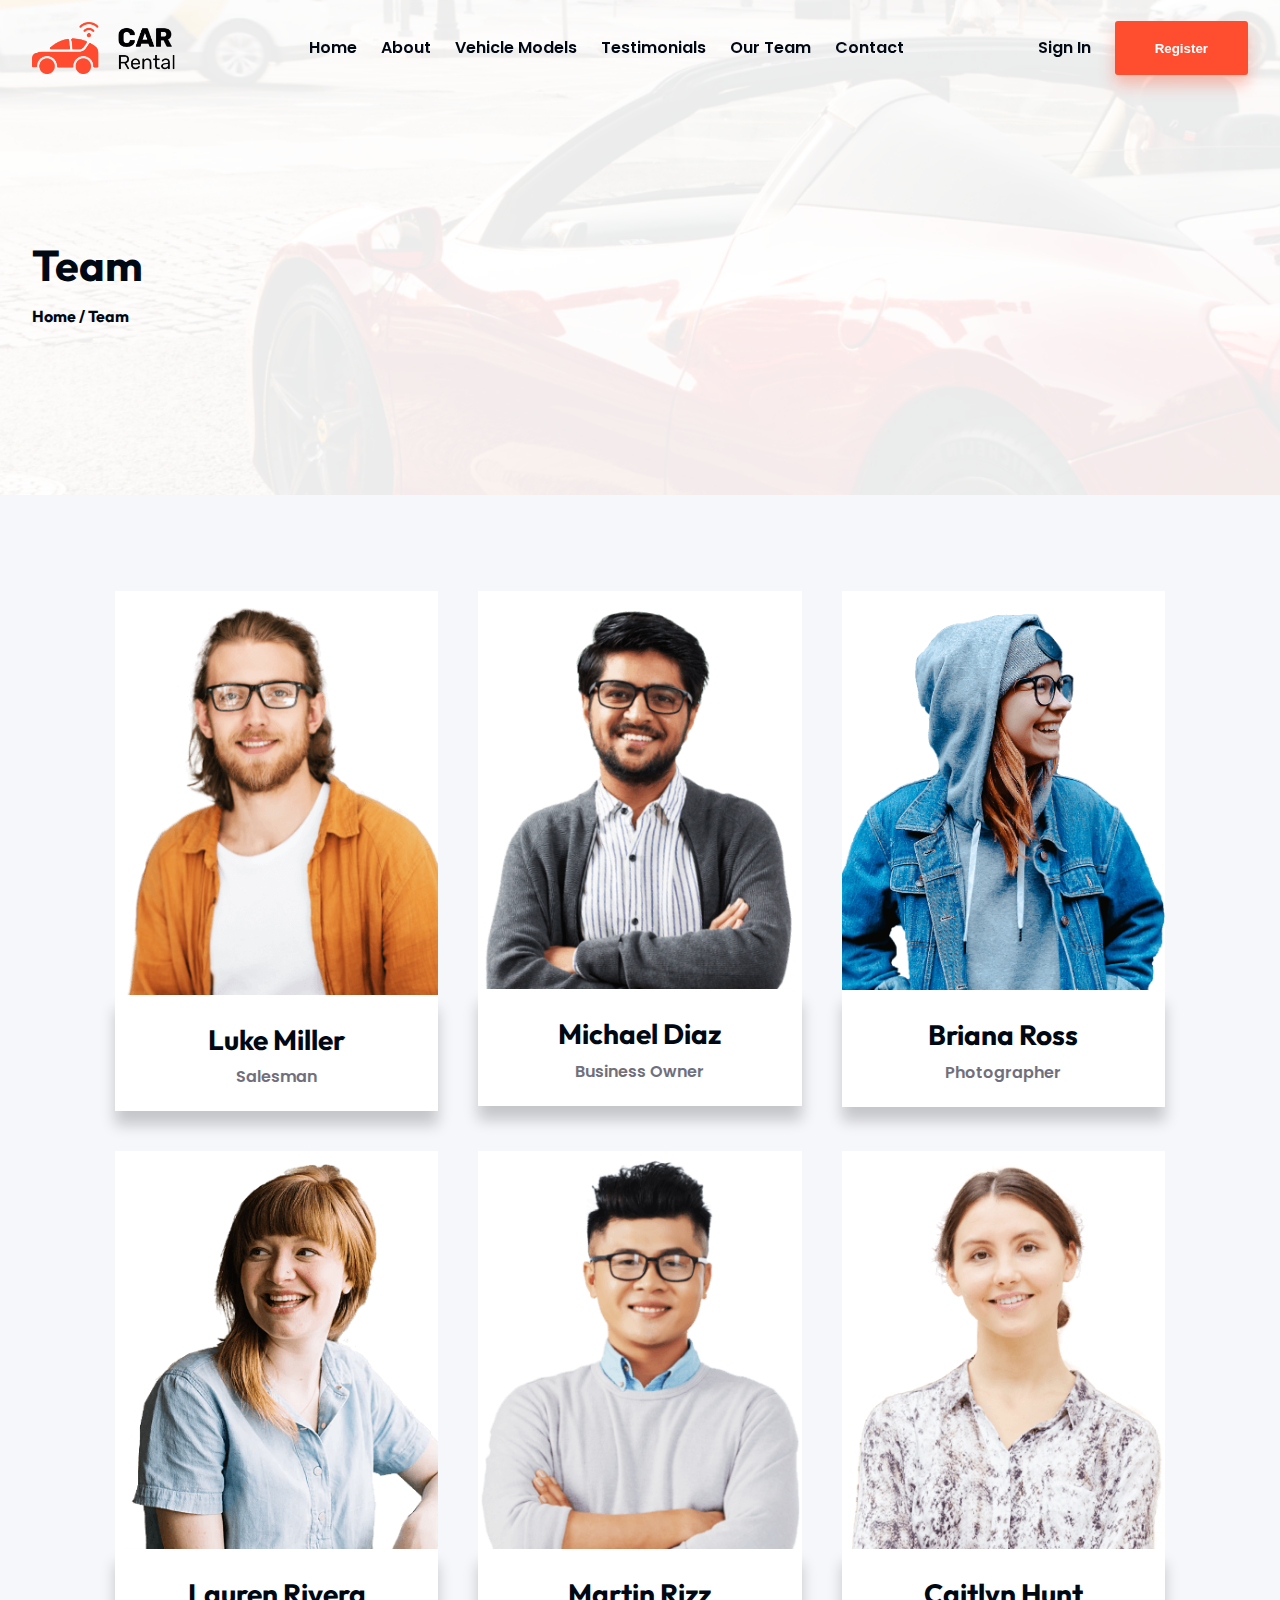
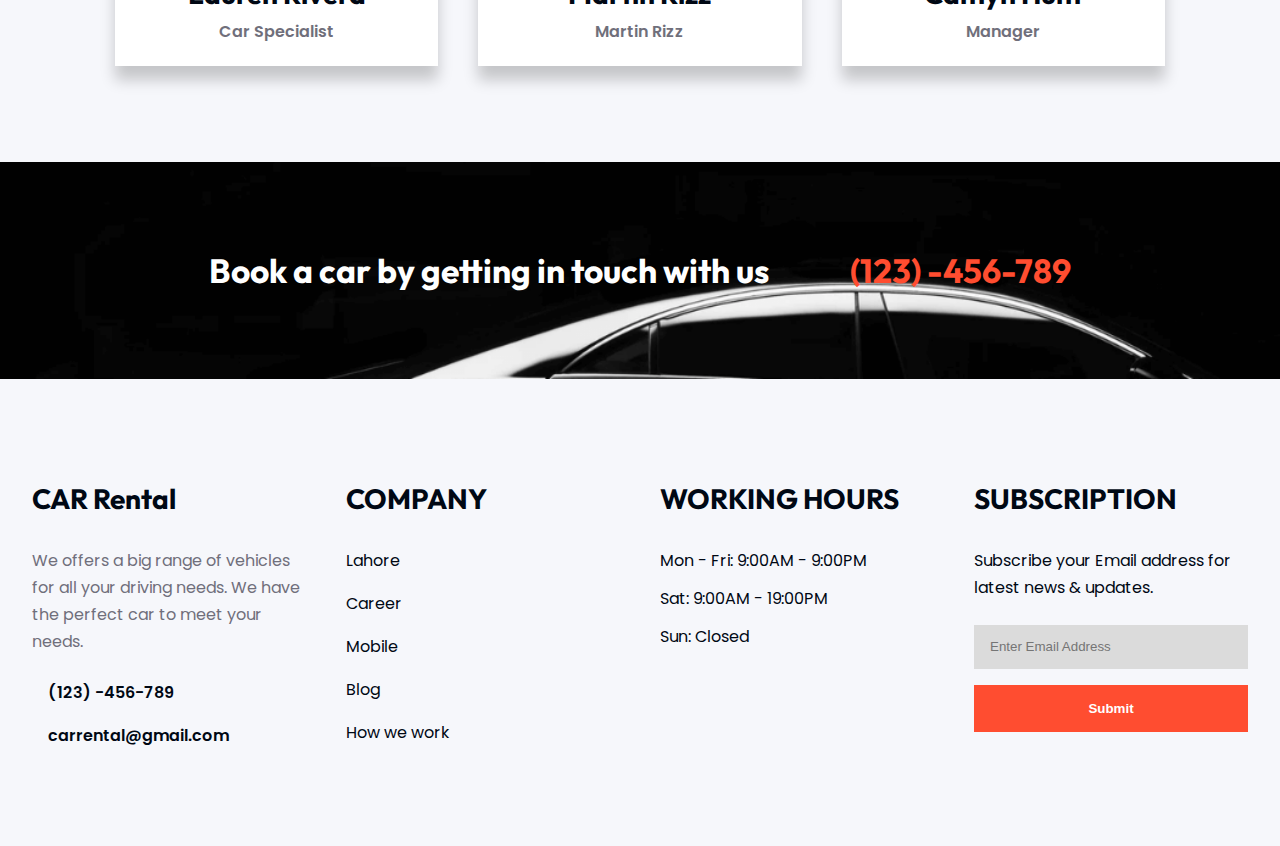
<file: team.html>
<!DOCTYPE html>
<html lang="en">

<head>
    <meta charset="UTF-8">
    <meta name="viewport" content="width=device-width, initial-scale=1.0">
    <link rel="stylesheet" href="https://cdnjs.cloudflare.com/ajax/libs/font-awesome/6.5.1/css/all.min.css"
    integrity="sha512-DTOQO9RWCH3ppGqcWaEA1BIZOC6xxalwEsw9c2QQeAIftl+Vegovlnee1c9QX4TctnWMn13TZye+giMm8e2LwA=="
    crossorigin="anonymous" referrerpolicy="no-referrer" />
    <link rel="icon" href="images/logo/rent-icon2.png">
    <link rel="stylesheet" href="Styles/Team Styles/team.css">
    <title>Rent A Car</title>
</head>

<body>
    <!--============= NAV ================ -->
    <nav>
        <div class="container nav-container">
            <div class="logo">
                <img src="images/logo/logo.png" alt="">
            </div>
            <ul class="menu">
                <li><a href="index.html">Home</a></li>
                <li><a href="about.html">About</a></li>
                <li><a href="vehicle.html">Vehicle Models</a></li>
                <li><a href="testimonials.html">Testimonials</a></li>
                <li><a href="#">Our Team</a></li>
                <li><a href="contact.html">Contact</a></li>
            </ul>
            <div class="buttons">
                <a href="#">Sign In</a>
                <button class="btn">Register</button>
            </div>
            <div class="nav-buttons">
                <button id="nav-toggle-open"><i class="fa-solid fa-bars"></i></button>
                <button id="nav-toggle-close"><i class="fa-solid fa-xmark"></i></button>
            </div>
        </div>
    </nav>

    <!-- =============== About Hero Page =======-->
    <div class="hero">
        <div class="hero-overlay"></div>
        <div class="container">
            <div class="text">
                <h1>Team</h1>
                <h4>Home / Team</h4>
            </div>
        </div>

    </div>

    <!-- ============== Team Section ========== -->
    <section class="team">
        <div class="container team-container">
        </div>
    </section>

    <!--============= Booking div ===========-->
    <div class="book">
        <div class="book-content container">
            <h2>Book a car by getting in touch with us</h2>
            <h2><i class="fa-solid fa-phone"></i>(123) -456-789</h2>
        </div>
    </div>

    <!-- ========= Footer ============== -->
    <footer>
        <div class="container footer-container">
            <div class="footer-content">
                <h3>CAR Rental</h3>
                <p>We offers a big range of vehicles for all your driving needs. We have the perfect car to meet your
                    needs.</p>
                <div class="car-info">
                    <div class="info">
                        <i class="fa-solid fa-phone"></i>
                        <p>(123) -456-789</p>
                    </div>
                    <div class="info">
                        <i class="fa-regular fa-envelope"></i>
                        <p>carrental@gmail.com</p>

                    </div>
                </div>
            </div>
            <div class="company">
                <h3>COMPANY</h3>
                <ul class="links">
                    <a href="#">Lahore</a>
                    <a href="#">Career</a>
                    <a href="#">Mobile</a>
                    <a href="#">Blog</a>
                    <a href="#">How we work</a>
                </ul>
            </div>
            <div class="working-hours">
                <h3>WORKING HOURS</h3>
                <div class="hours">
                    <p>Mon - Fri: 9:00AM - 9:00PM</p>
                    <p>Sat: 9:00AM - 19:00PM</p>
                    <p>Sun: Closed</p>
                </div>
            </div>
            <div class="subscription">
                <h3>SUBSCRIPTION</h3>
                <p>Subscribe your Email address for latest news & updates.</p>
                <form action="#">
                    <input type="email" name="Email" placeholder="Enter Email Address">
                    <button type="submit" class="btn">Submit</button>
                </form>
            </div>
        </div>
    </footer>

    <script src="Scripts/nav.js"></script>
    <script src="Scripts/team.js"></script>
</body>

</html>
</file>
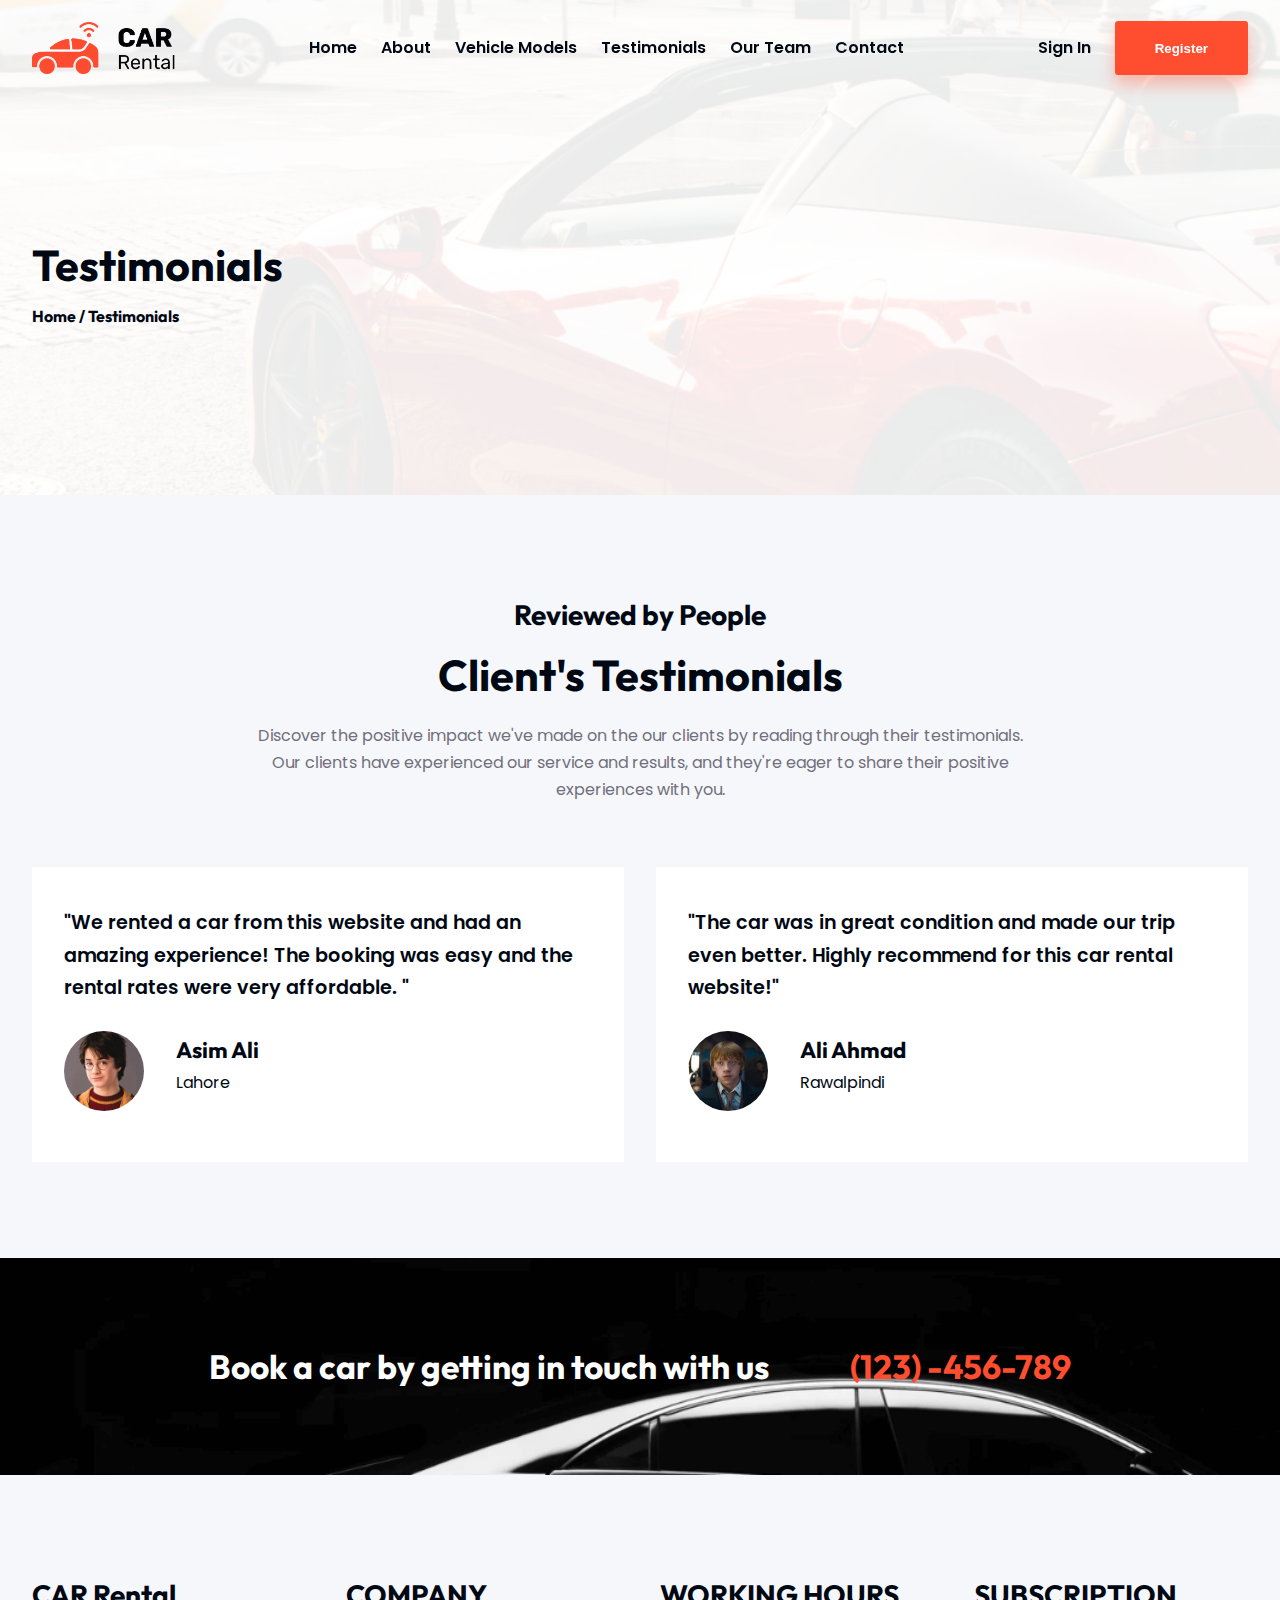
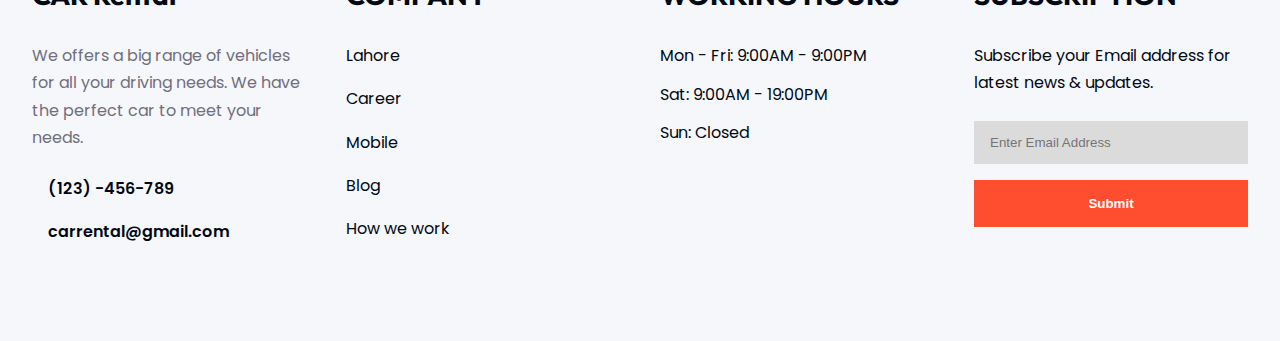
<file: testimonials.html>
<!DOCTYPE html>
<html lang="en">

<head>
    <meta charset="UTF-8">
    <meta name="viewport" content="width=device-width, initial-scale=1.0">
    <link rel="stylesheet" href="https://cdnjs.cloudflare.com/ajax/libs/font-awesome/6.5.1/css/all.min.css"
    integrity="sha512-DTOQO9RWCH3ppGqcWaEA1BIZOC6xxalwEsw9c2QQeAIftl+Vegovlnee1c9QX4TctnWMn13TZye+giMm8e2LwA=="
    crossorigin="anonymous" referrerpolicy="no-referrer" />
    <link rel="icon" href="images/logo/rent-icon2.png">
    <link rel="stylesheet" href="Styles/Testimonials Styles/style.css">
    <title>Rent A Car</title>
</head>

<body>
    <!--============= NAV ================ -->
    <nav>
        <div class="container nav-container">
            <div class="logo">
                <img src="images/logo/logo.png" alt="">
            </div>
            <ul class="menu">
                <li><a href="index.html">Home</a></li>
                <li><a href="about.html">About</a></li>
                <li><a href="vehicle.html">Vehicle Models</a></li>
                <li><a href="#">Testimonials</a></li>
                <li><a href="team.html">Our Team</a></li>
                <li><a href="contact.html">Contact</a></li>
            </ul>
            <div class="buttons">
                <a href="#">Sign In</a>
                <button class="btn">Register</button>
            </div>
            <div class="nav-buttons">
                <button id="nav-toggle-open"><i class="fa-solid fa-bars"></i></button>
                <button id="nav-toggle-close"><i class="fa-solid fa-xmark"></i></button>
            </div>
        </div>
    </nav>

    <!-- =============== About Hero Page =======-->
    <div class="hero">
        <div class="hero-overlay"></div>
        <div class="container">
            <div class="text">
                <h1>Testimonials</h1>
                <h4>Home / Testimonials</h4>
            </div>
        </div>

    </div>

    <!-- ========== Testimonials Section ========= -->
    <section class="testimonials">
        <div class="section-header">
            <h3>Reviewed by People</h3>
            <h1>Client's Testimonials</h1>
            <p>Discover the positive impact we've made on the our clients by reading through their testimonials. Our
                clients have experienced our service and results, and they're eager to share their positive experiences
                with you.</p>
        </div>
        <div class="container testimonials-container">
            <div class="testimonial">
                <p>"We rented a car from this website and had an amazing experience! The booking was easy and the rental
                    rates were very affordable. "</p>
                <div class="testimonial-info">
                    <div class="testimonial-avatar-info">
                        <img src="images/testimonials/pfp1.jpg" class="client-img">
                        <div class="client-info">
                            <div>
                                <h4>Asim Ali</h4>
                                <p>Lahore</p>
                            </div>
                            <i class="fa-solid fa-quote-right"></i>
                        </div>
                    </div>
                </div>
            </div>
            <div class="testimonial">
                <p>"The car was in great condition and made our trip even better. Highly recommend for this car rental
                    website!"</p>
                <div class="testimonial-info">
                    <div class="testimonial-avatar-info">
                        <img src="images/testimonials/pfp2.jpg" class="client-img">
                        <div class="client-info">
                            <div>
                                <h4>Ali Ahmad</h4>
                                <p>Rawalpindi</p>
                            </div>
                            <i class="fa-solid fa-quote-right"></i>
                        </div>
                    </div>
                </div>
            </div>
        </div>
    </section>

    <!--============= Booking Dev ============ -->
    <div class="book">
        <div class="book-content container">
            <h2>Book a car by getting in touch with us</h2>
            <h2><i class="fa-solid fa-phone"></i>(123) -456-789</h2>
        </div>
    </div>

    <!-- ========= Footer ============== -->
    <footer>
        <div class="container footer-container">
            <div class="footer-content">
                <h3>CAR Rental</h3>
                <p>We offers a big range of vehicles for all your driving needs. We have the perfect car to meet your
                    needs.</p>
                <div class="car-info">
                    <div class="info">
                        <i class="fa-solid fa-phone"></i>
                        <p>(123) -456-789</p>
                    </div>
                    <div class="info">
                        <i class="fa-regular fa-envelope"></i>
                        <p>carrental@gmail.com</p>

                    </div>
                </div>
            </div>
            <div class="company">
                <h3>COMPANY</h3>
                <ul class="links">
                    <a href="#">Lahore</a>
                    <a href="#">Career</a>
                    <a href="#">Mobile</a>
                    <a href="#">Blog</a>
                    <a href="#">How we work</a>
                </ul>
            </div>
            <div class="working-hours">
                <h3>WORKING HOURS</h3>
                <div class="hours">
                    <p>Mon - Fri: 9:00AM - 9:00PM</p>
                    <p>Sat: 9:00AM - 19:00PM</p>
                    <p>Sun: Closed</p>
                </div>
            </div>
            <div class="subscription">
                <h3>SUBSCRIPTION</h3>
                <p>Subscribe your Email address for latest news & updates.</p>
                <form action="#">
                    <input type="email" name="Email" placeholder="Enter Email Address">
                    <button type="submit" class="btn">Submit</button>
                </form>
            </div>
        </div>
    </footer>

    <script src="Scripts/nav.js"></script>
</body>

</html>
</file>
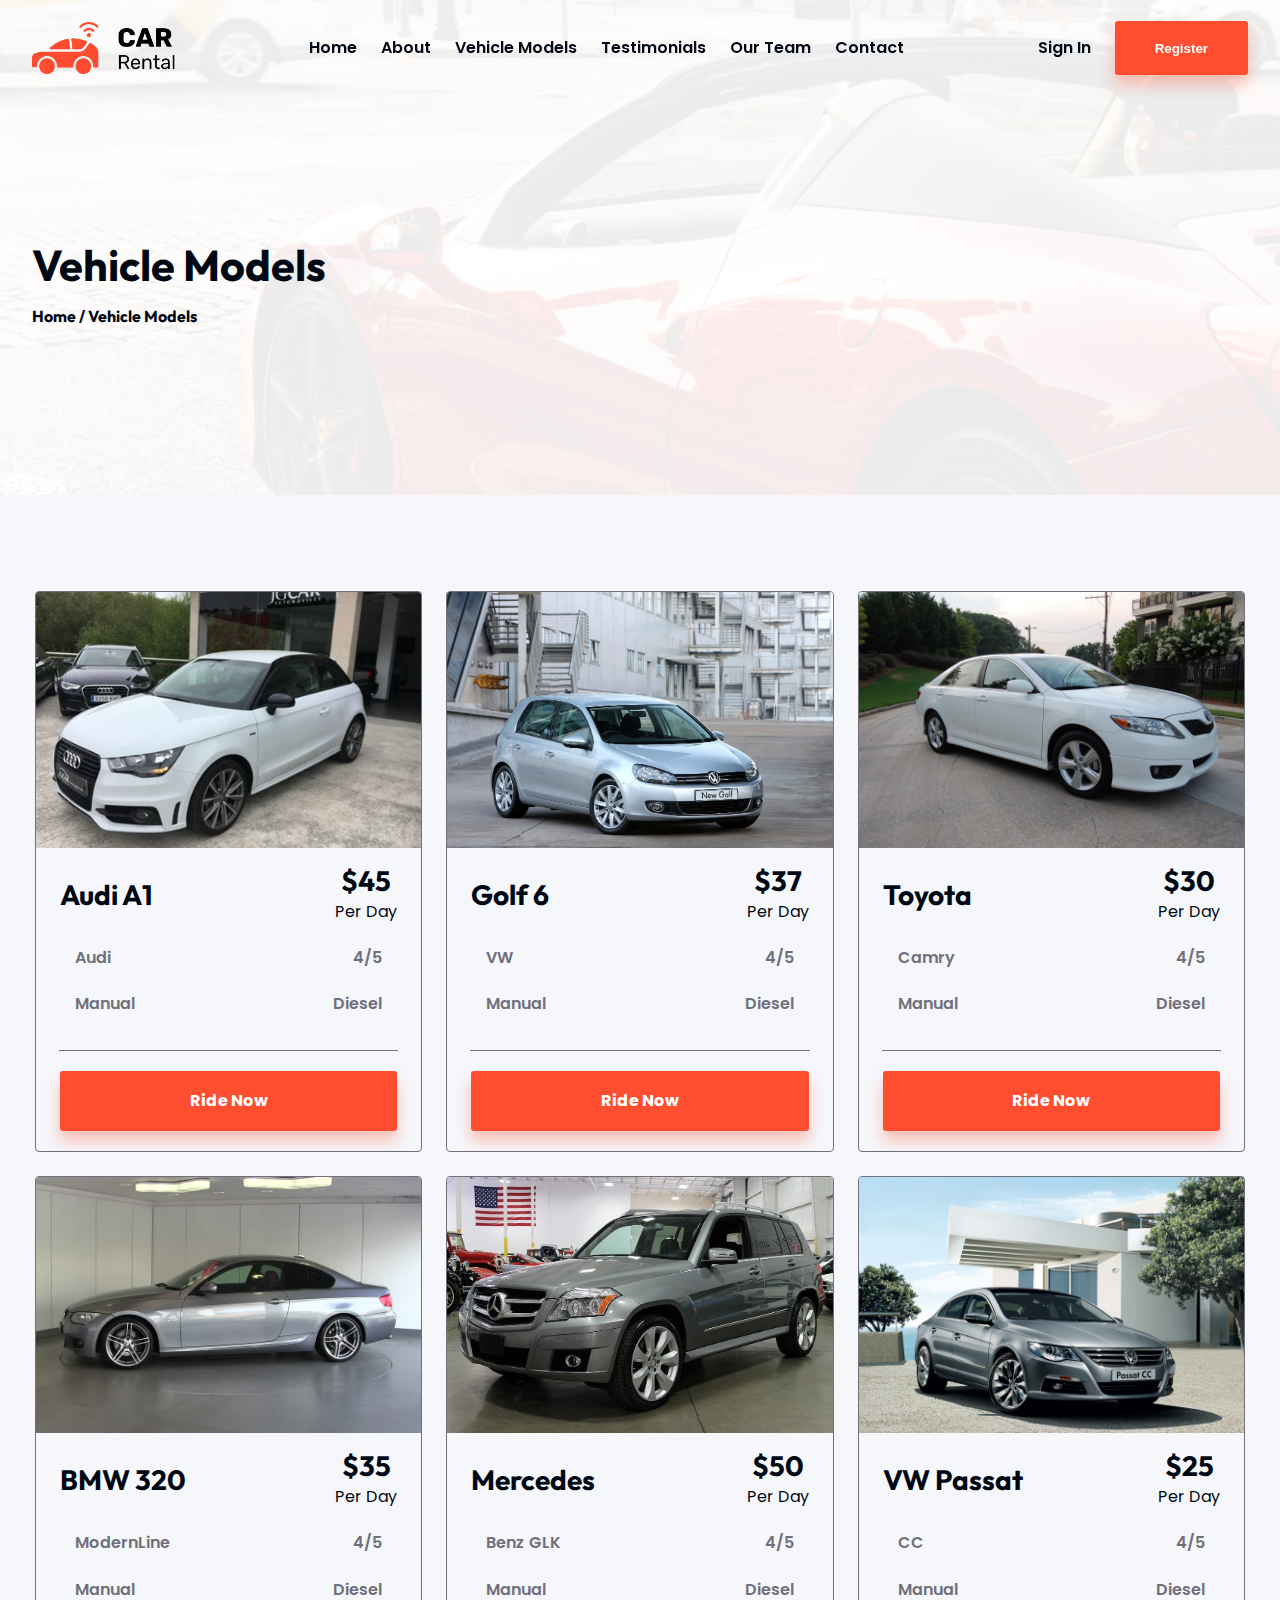
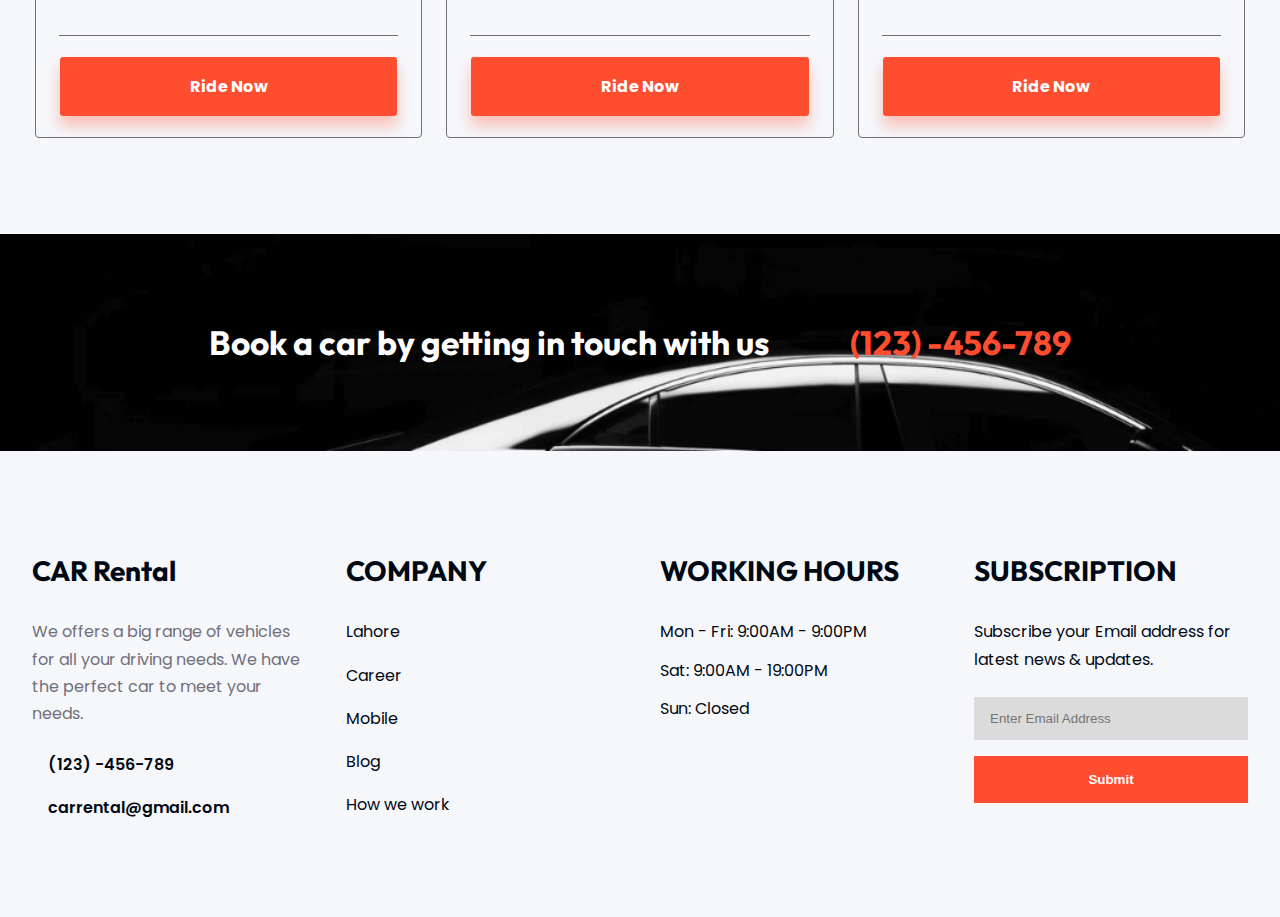
<file: vehicle.html>
<!DOCTYPE html>
<html lang="en">

<head>
    <meta charset="UTF-8">
    <meta name="viewport" content="width=device-width, initial-scale=1.0">
    <link rel="stylesheet" href="https://cdnjs.cloudflare.com/ajax/libs/font-awesome/6.5.1/css/all.min.css"
        integrity="sha512-DTOQO9RWCH3ppGqcWaEA1BIZOC6xxalwEsw9c2QQeAIftl+Vegovlnee1c9QX4TctnWMn13TZye+giMm8e2LwA=="
        crossorigin="anonymous" referrerpolicy="no-referrer" />
    <link rel="icon" href="images/logo/rent-icon2.png">
    <link rel="stylesheet" href="/Styles/Vehicle Styles/vehicle.css">
    <title>Rent A Car</title>
</head>

<body>
    <!--============= NAV ================ -->
    <nav>
        <div class="container nav-container">
            <div class="logo">
                <img src="images/logo/logo.png" alt="">
            </div>
            <ul class="menu">
                <li><a href="index.html">Home</a></li>
                <li><a href="about.html">About</a></li>
                <li><a href="#">Vehicle Models</a></li>
                <li><a href="testimonials.html">Testimonials</a></li>
                <li><a href="team.html">Our Team</a></li>
                <li><a href="contact.html">Contact</a></li>
            </ul>
            <div class="buttons">
                <a href="#">Sign In</a>
                <button class="btn">Register</button>
            </div>
            <div class="nav-buttons">
                <button id="nav-toggle-open"><i class="fa-solid fa-bars"></i></button>
                <button id="nav-toggle-close"><i class="fa-solid fa-xmark"></i></button>
            </div>
        </div>
    </nav>

    <!-- =============== About Hero Page =======-->
    <div class="hero">
        <div class="hero-overlay"></div>
        <div class="container">
            <div class="text">
                <h1>Vehicle Models</h1>
                <h4>Home / Vehicle Models</h4>
            </div>
        </div>

    </div>

    <!--=========== Vehicles Container======== -->
    <section class="vehicles">
        <div class="container vehicles-container">
            
        </div>
    </section>

    <!--============= Booking div ===========-->
    <div class="book">
        <div class="book-content container">
            <h2>Book a car by getting in touch with us</h2>
            <h2><i class="fa-solid fa-phone"></i>(123) -456-789</h2>
        </div>
    </div>

    <!-- ========= Footer ============== -->
    <footer>
        <div class="container footer-container">
            <div class="footer-content">
                <h3>CAR Rental</h3>
                <p>We offers a big range of vehicles for all your driving needs. We have the perfect car to meet your
                    needs.</p>
                <div class="car-info">
                    <div class="info">
                        <i class="fa-solid fa-phone"></i>
                        <p>(123) -456-789</p>
                    </div>
                    <div class="info">
                        <i class="fa-regular fa-envelope"></i>
                        <p>carrental@gmail.com</p>

                    </div>
                </div>
            </div>
            <div class="company">
                <h3>COMPANY</h3>
                <ul class="links">
                    <a href="#">Lahore</a>
                    <a href="#">Career</a>
                    <a href="#">Mobile</a>
                    <a href="#">Blog</a>
                    <a href="#">How we work</a>
                </ul>
            </div>
            <div class="working-hours">
                <h3>WORKING HOURS</h3>
                <div class="hours">
                    <p>Mon - Fri: 9:00AM - 9:00PM</p>
                    <p>Sat: 9:00AM - 19:00PM</p>
                    <p>Sun: Closed</p>
                </div>
            </div>
            <div class="subscription">
                <h3>SUBSCRIPTION</h3>
                <p>Subscribe your Email address for latest news & updates.</p>
                <form action="#">
                    <input type="email" name="Email" placeholder="Enter Email Address">
                    <button type="submit" class="btn">Submit</button>
                </form>
            </div>
        </div>
    </footer>

    <script src="Scripts/nav.js"></script>
    <script src="Scripts/vehicle.js"></script>
</body>

</html>
</file>
<file: Styles/style.css>
@import '/Styles/config.css';
@import '/Styles/general.css';
@import '/Styles/nav.css';
@import '/Styles/header.css';
@import '/Styles/trip.css';
@import '/Styles/rentalfleet.css';
@import '/Styles/cheap.css';
@import '/Styles/choose.css';
@import '/Styles/testimonials.css';
@import '/Styles/faq.css';
@import '/Styles/download.css';
@import '/Styles/footer.css';
</file>
<file: Styles/About Styles/aboutStyles.css>
@import '/Styles/config.css';
@import '/Styles/general.css';
@import '/Styles/nav.css';
@import '/Styles/About Styles/about.css';
@import '/Styles/trip.css';
@import '/Styles/About Styles/book.css';
@import '/Styles/footer.css';
@import '/Styles/About Styles/aboutFooter.css';
</file>
<file: Styles/booking.css>
@import 'config.css';
@import 'general.css';

body {
    background-color: white;
    overflow-x: hidden;
}

.booking-container {
    max-width: 70%;
    margin-inline: auto;
    margin-top: 4rem;
    border: 1px solid var(--primary-color);
}

.booking-info h2 {
    background: var(--primary-color);
    color: #fff;
    padding-inline: 1.4rem;
}

.booking-message h3 {
    color: var(--primary-color);
    background: #ffeae6;
    padding-inline: 1.4rem;
    padding-top: 2rem;
}

.booking-message p {
    background: #ffeae6;
    padding-inline: 1.4rem;
    padding-block: 0.8rem 2rem;
}

.booking-message h3 i {
    margin-right: 0.8rem;
}

.booking {
    display: grid;
    grid-template-columns: repeat(2, 1fr);
    padding-inline: 1.4rem;
    padding-block: 3rem;
}

.content {
    display: flex;
    flex-direction: column;
    gap: 1.7rem;
}

.content:last-child {
    gap: 0;
}

#displayPickup,
#displayDropoff,
#displayDate {
    display: flex;
    gap: 1rem;
}

#displayPickup i,
#displayDropoff i,
#displayDate i {
    font-size: 1.2rem;
}

#displayPickup div,
#displayDropoff div,
#displayDate div {
    font-weight: 700;
}

#displayPickup div span,
#displayDropoff div span,
#displayDate div span {
    font-weight: 400;
    color: var(--text-color);
}

#displayCar h3 span{
    color: var(--primary-color);
}

.booking-container h4{
    margin-inline: 1.4rem;
    margin-bottom: 2rem;
    color: var(--primary-color);
    font-size: 1.6rem;
}

.form-container{
    margin-inline: 1.4rem;
    display: grid;
    grid-template-columns: repeat(2,1fr);
    gap: 2rem;
}

.form-container label,
.booking-container form label{
    color: #777;
}

.form-container label span,
.booking-container label span{
    color: var(--primary-color);
}

.form-container input,
.booking-container input{
    border: none;
    background: #dbdbdb;
    border-radius: 0;
    color: #555;
}

.booking-container .form-fields{
    margin-inline: 1.4rem;
}

.booking-container .form-fields .form-group{
    margin-top: 2rem;
}

.booking-container .form-fields .form-group:last-child{
    margin-bottom: 2rem;
}

form .form-btn{
    padding-block: 3rem;
    background: #dbdbdb;
    margin-top: 2rem;
    padding-inline: 1.4rem;
    align-items: center;
    display: flex;
}

.form-btn button{
    display: flex;
    margin-left: auto;
    display: inline-block;
    background: var(--primary-color);
    padding: 1rem 1.7rem;
    color: #fff;
    font-weight: 700;
    font-size: 1.3rem;
    transition: var(--transition);
}

.form-btn button:hover{
    background: rgb(255, 25, 0);
}

/* Media Queries */
@media (max-width: 950px){
    .booking-container{
        max-width: var(--container-width);
    }
}

@media (max-width: 600px){
    .booking{
        grid-template-columns: 1fr;
        gap: 1.5rem;
    }
    
    .content{
        align-items: center;
    }

    .form-container{
        grid-template-columns: 1fr;
        gap: 1rem;
    }
}
</file>
<file: Styles/Contact Styles/contact.css>
@import '/Styles/config.css';
@import '/Styles/general.css';
@import '/Styles/nav.css';
@import '/Styles/Contact Styles/contact.css';
@import '/Styles/About Styles/book.css';
@import '/Styles/footer.css';
@import '/Styles/About Styles/aboutFooter.css';



.contact {
    background-image: url('/images/banners/bg-contact.png');
    background-size: cover;
    background-repeat: no-repeat;
    background-position: center;
}

.contact-container {
    display: grid;
    grid-template-columns: 40% 50%;
    gap: 10%;
    max-width: 1200px;
}

.contact-left p {
    margin-block: 2rem;
    color: var(--text-color);
    font-weight: 400;
}

.contact-info {
    display: flex;
    flex-direction: column;
    gap: 1.2rem;
}

.contact {
    display: flex;
    gap: 1.2rem;
    align-items: center;
    font-size: 1.1rem;
    font-weight: 600;
    transition: var(--transition);
}

.contact-right form {
    display: flex;
    flex-direction: column;
    gap: 1.4rem;
}

.contact-right form label span {
    color: var(--primary-color);
}

.contact-right form .form-group input,
textarea {
    width: 100%;
    resize: none;
    background: #dbdbdb;
    border: none;
    border-radius: 0;
    padding: 1rem 1.3rem;
    color: #555;
}

.contact-btn button {
    width: 100%;
    font-size: 1.2rem;
}

.contact-btn button i {
    margin-right: 8px;
}

/* Media Queries */
@media (max-width: 1270px) {
    .contact-container {
        max-width: var(--container-width);
    }
}

@media (max-width: 850px){
    .contact-container{
        grid-template-columns: 1fr;
        gap: 1.2rem;
    }

    .contact-left{
        text-align: center;
    }

    .contact-info{
        align-items: center;
    }
}
</file>
<file: Styles/Team Styles/team.css>
@import '/Styles/config.css';
@import '/Styles/general.css';
@import '/Styles/nav.css';
@import '/Styles/Team Styles/team.css';
@import '/Styles/About Styles/book.css';
@import '/Styles/footer.css';
@import '/Styles/About Styles/aboutFooter.css';


.team-container {
    display: grid;
    grid-template-columns: repeat(3, 1fr);
    gap: 2.5rem;
    max-width: 1050px;
}

.member-img {
    width: 100%;
    height: auto;
    background-color: #fff;
}

.member-info {
    background: #fff;
    padding-block: 1.3rem;
    text-align: center;
    box-shadow: 0 14px 14px rgba(0, 0, 0, 0.2);
}

.member-info p {
    color: var(--text-color);
    font-weight: 600;
}

/* Media Queires */
@media (max-width: 1130px) {
    .team-container {
        max-width: var(--container-width);
    }
}

@media (max-width: 900px) {
    .team-container {
        grid-template-columns: repeat(2, 1fr);
    }
}

@media (max-width: 600px) {
    .team-container {
        grid-template-columns: 1fr;
        gap: 1rem;
    }
}
</file>
<file: Styles/Testimonials Styles/style.css>
@import '/Styles/config.css';
@import '/Styles/general.css';
@import '/Styles/nav.css';
@import '/Styles/testimonials.css';
@import '/Styles/About Styles/book.css';
@import '/Styles/footer.css';
@import '/Styles/About Styles/aboutFooter.css';
</file>
<file: Styles/Vehicle Styles/vehicle.css>
@import '/Styles/config.css';
@import '/Styles/general.css';
@import '/Styles/nav.css';
@import '/Styles/Vehicle Styles/vehicle.css';
@import '/Styles/footer.css';
@import '/Styles/About Styles/book.css';
@import '/Styles/About Styles/aboutFooter.css';



.vehicles-container{
    display: grid;
    grid-template-columns: repeat(3,1fr);
    gap: 1.5rem;
    max-width: 1210px;
    margin-inline: auto;
}

.vehicle{
    border: 1px solid var(--text-color);
    border-radius: 4px;
    overflow: hidden;
}

.vehicle-img img{
   height: 16rem;
   width: 100%;
   object-fit: cover;
}

.vehicle:nth-child(4) .vehicle-img img{
    height: 16rem;
}

.vehicle-content{
    display: flex;
    justify-content: space-between;
    align-items: center;
    padding-inline: 1.5rem;
    margin-top: 1rem;
}

.vehicle-content h3{
    line-height: 1.2;
}

.vehicle-content .vehicle-rent{
    text-align: center;
}

.vehicle-specifications{
    max-width: 88%;
    margin-inline: auto;
}

.vehicle-group{
    display: flex;
    justify-content: space-between;
    align-items: center;
    margin-top: 1.2rem;
}

.vehicle-group:last-child{
    padding-bottom: 2rem;
    border-bottom: 1px solid var(--text-color);
}

.model,.doors,.transmission,.fuel{
    display: flex;
    gap: 1rem;
    color: var(--text-color);
    font-weight: 600;
}

.book-btn{
    padding-block: 1.3rem;
    padding-inline: 1.5rem;
}

.book-btn .btn{
    padding-block: 1rem;
    width: 100%;
    text-align: center;
}

/* Media Queries */
@media (max-width: 1279px){
    .vehicles-container{
        grid-template-columns: repeat(2,1fr);
        max-width: 800px;
    }
}

@media (max-width: 830px){
    .vehicles-container{
        grid-template-columns: 1fr;
        max-width: 400px;
    }

    .vehicle:nth-child(4) .vehicle-img img{
        height: 16rem;
    }
}

@media (max-width: 450px){
    .vehicles-container{
        grid-template-columns: 1fr;
        max-width: var(--container-width);
    }
}
</file>
